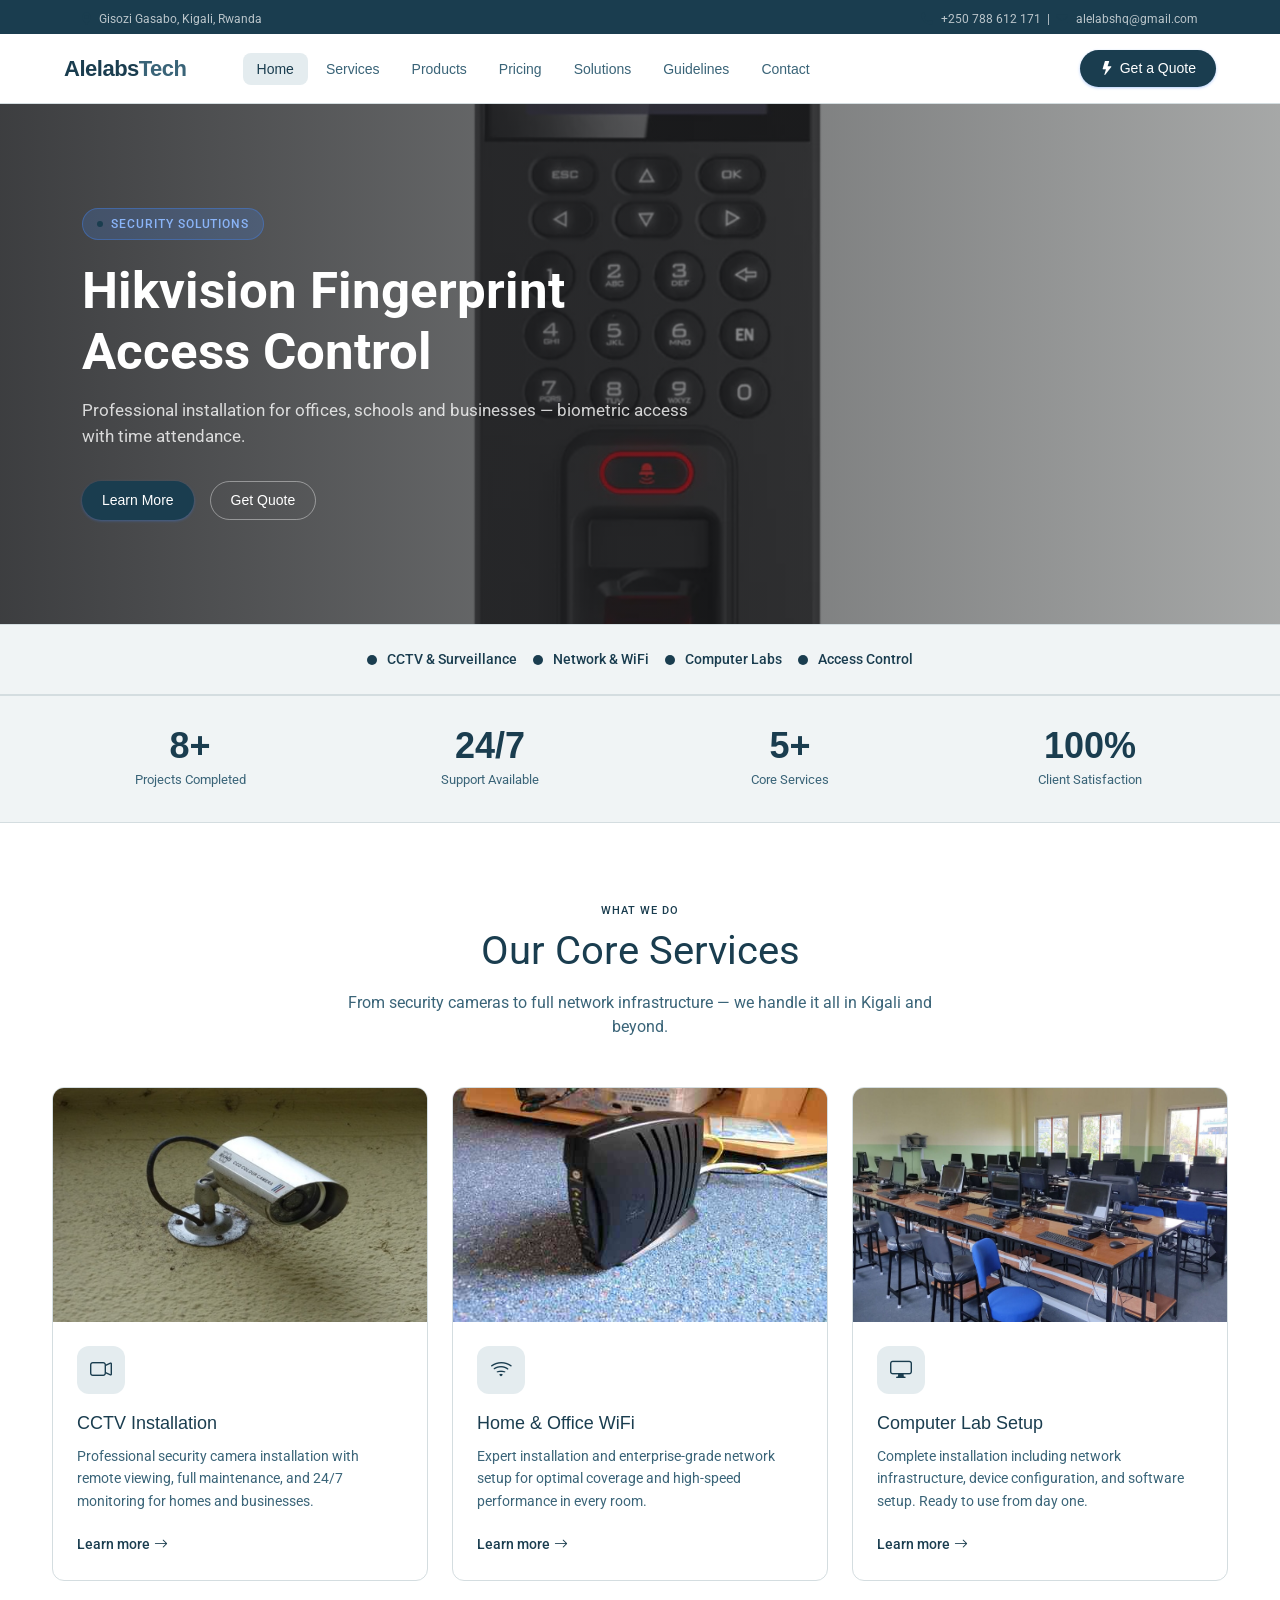
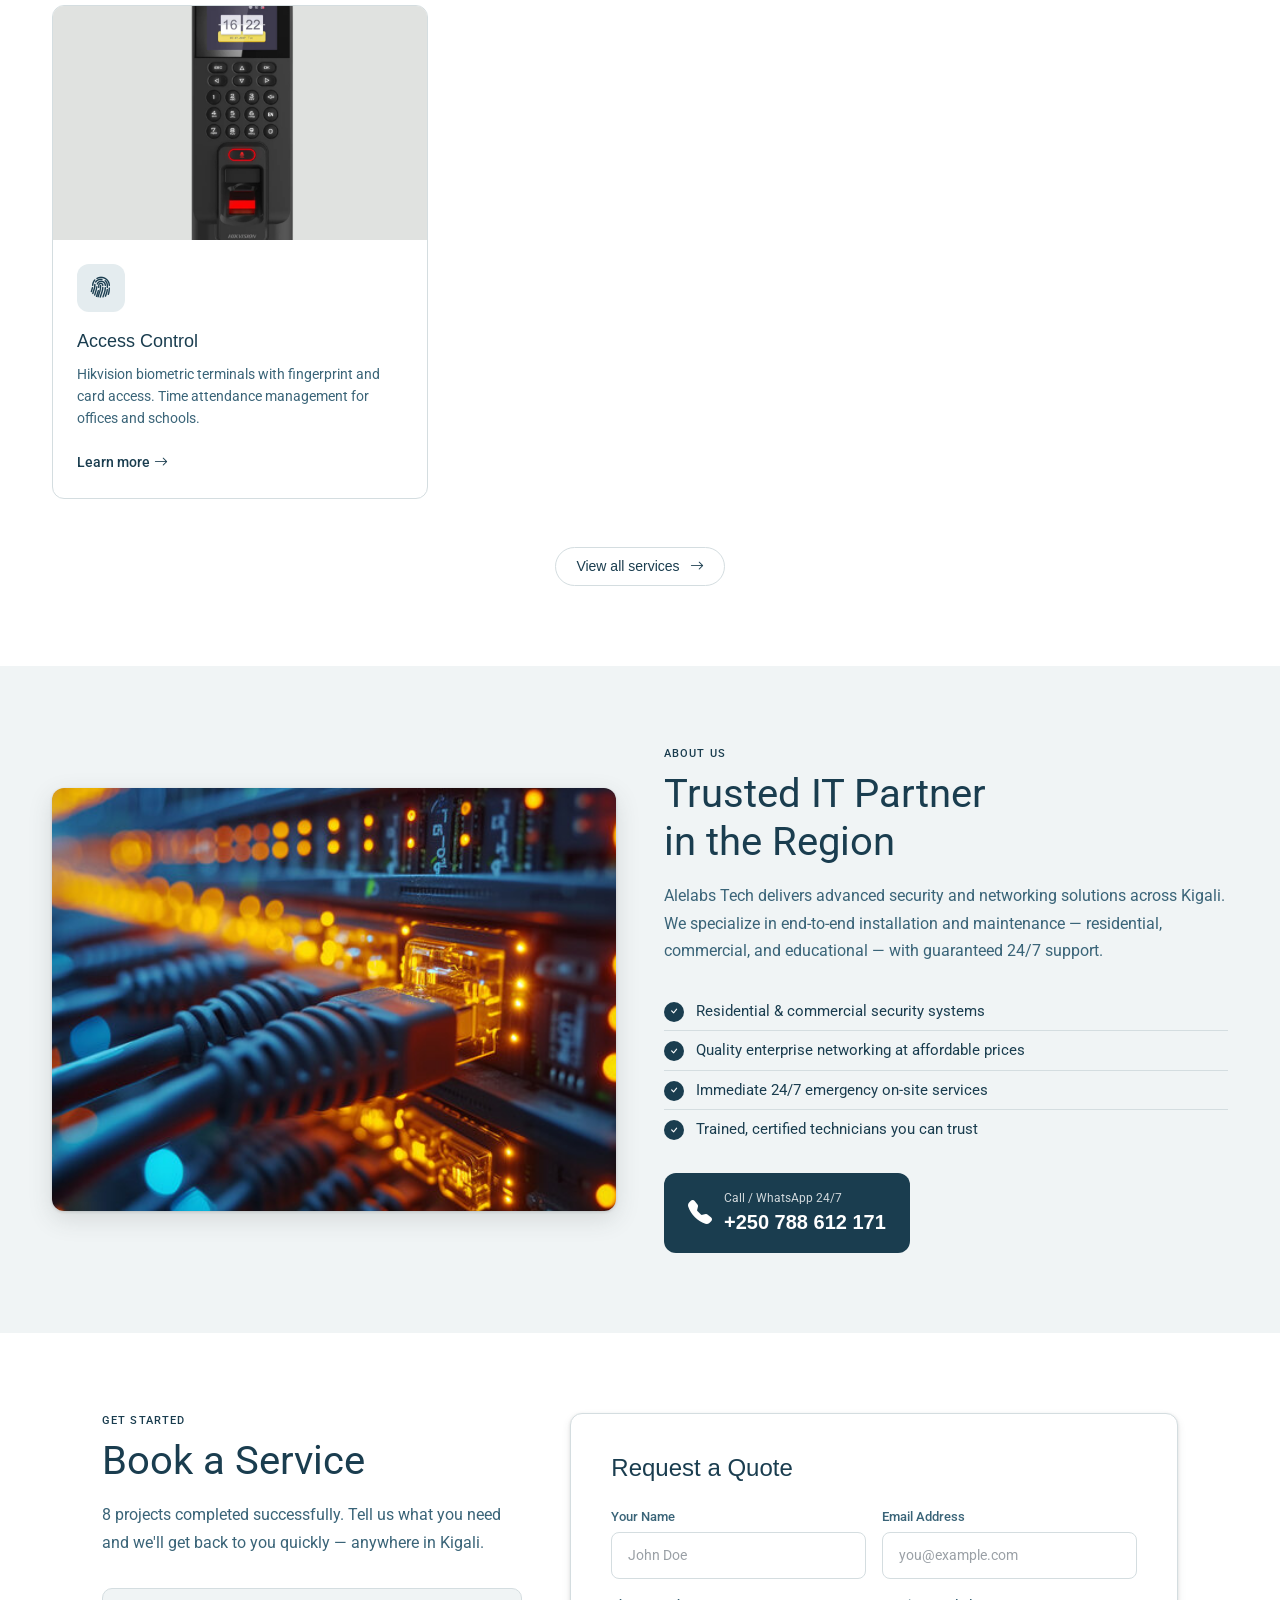
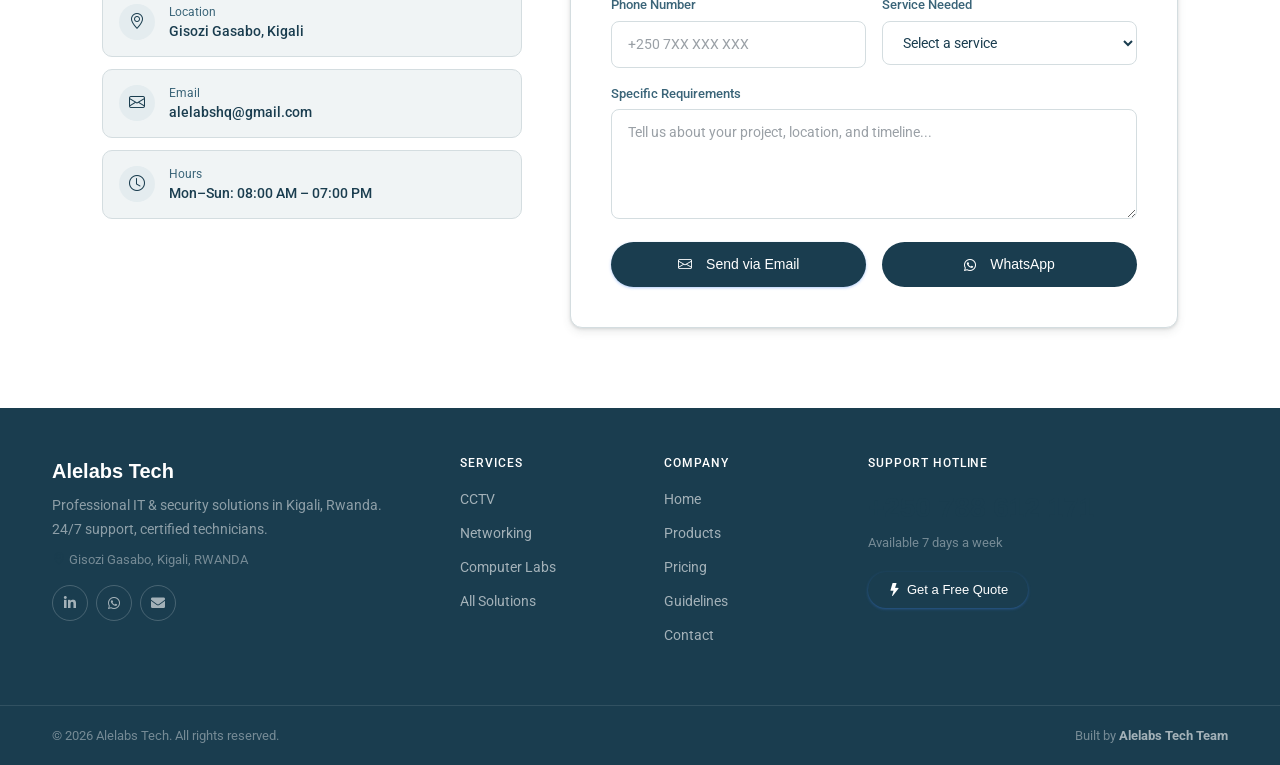
<file: index.html>
<!DOCTYPE html>
<html lang="en">
<head>
  <meta charset="utf-8">
  <title>Alelabs Tech — IT & Network Solutions in Kigali, Rwanda</title>
  <meta name="viewport" content="width=device-width, initial-scale=1.0">
  <meta name="description" content="Alelabs Tech provides professional CCTV, networking, computer lab, and access control solutions in Kigali, Rwanda. 24/7 expert support.">
  <meta name="keywords" content="CCTV installation, network solutions, computer lab, WiFi, Kigali, Rwanda, IT services">
  <link rel="icon" href="img/logo.jpg">
  
  <!-- Google Fonts -->
  <link rel="preconnect" href="https://fonts.googleapis.com">
  <link rel="preconnect" href="https://fonts.gstatic.com" crossorigin>
  <link href="https://fonts.googleapis.com/css2?family=Google+Sans:wght@400;500;700&family=Roboto:wght@300;400;500&display=swap" rel="stylesheet">
  
  <!-- Icons & Bootstrap -->
  <link href="https://cdnjs.cloudflare.com/ajax/libs/font-awesome/5.15.4/css/all.min.css" rel="stylesheet">
  <link href="https://cdn.jsdelivr.net/npm/bootstrap-icons@1.10.5/font/bootstrap-icons.css" rel="stylesheet">
  <link href="https://cdn.jsdelivr.net/npm/bootstrap@5.3.0/dist/css/bootstrap.min.css" rel="stylesheet">
  <link href="https://cdnjs.cloudflare.com/ajax/libs/OwlCarousel2/2.3.4/assets/owl.carousel.min.css" rel="stylesheet">
  <link rel="stylesheet" href="css/style.css">
</head>
<body>

<!-- Spinner -->
<div id="spinner">
  <div class="g-spinner"></div>
</div>

<!-- Google 4-color divider -->
<div class="g-divider">
  <span class="d1"></span><span class="d2"></span><span class="d3"></span><span class="d4"></span>
</div>

<!-- Top bar -->
<div class="top-bar d-none d-lg-block">
  <div class="container d-flex justify-content-between">
    <span><i class="fa fa-map-marker-alt me-2" style="color:var(--g-blue)"></i>Gisozi Gasabo, Kigali, Rwanda</span>
    <span>
      <i class="fa fa-phone-alt me-2" style="color:var(--g-blue)"></i>+250 788 612 171
      &nbsp;|&nbsp;
      <i class="fa fa-envelope me-2" style="color:var(--g-blue)"></i>alelabshq@gmail.com
    </span>
  </div>
</div>

<!-- Navbar -->
<nav class="g-navbar" id="navbar">
  <div class="container" style="max-width:1200px;">
    <a href="index.html" class="brand-name me-4" style="font-family:'Google Sans',sans-serif;font-size:22px;font-weight:700;text-decoration:none;color:var(--g-dark);">
      <span class="b">A</span><span class="r">l</span><span class="y">e</span><span class="g">l</span><span class="b2">abs</span><span style="color:var(--g-mid);">Tech</span>
    </a>
    <ul class="g-nav-links" id="navLinks">
      <li><a href="index.html" class="active">Home</a></li>
      <li><a href="#services">Services</a></li>
      <li><a href="products.html">Products</a></li>
      <li><a href="pricing.html">Pricing</a></li>
      <li><a href="solutions.html">Solutions</a></li>
      <li><a href="guidelines.html">Guidelines</a></li>
      <li><a href="contact.html">Contact</a></li>
    </ul>
    <div class="ms-auto d-flex align-items-center gap-2">
      <a href="#book" class="btn-g btn-g-blue d-none d-md-inline-flex">
        <i class="bi bi-lightning-fill"></i> Get a Quote
      </a>
      <button class="g-hamburger" id="hamburger" aria-label="Menu">
        <i class="bi bi-list" style="font-size:24px;"></i>
      </button>
    </div>
  </div>
</nav>

<!-- ===== HERO CAROUSEL ===== -->
<div class="g-hero-carousel position-relative">
  <div class="owl-carousel header-carousel">
    <div class="g-carousel-item">
      <img src="img/Terminal-2.png" alt="Access Control">
      <div class="g-carousel-overlay"></div>
      <div class="container position-relative" style="z-index:3;">
        <div class="g-carousel-content">
          <div style="display:inline-flex;align-items:center;gap:8px;background:rgba(66,133,244,.2);border:1px solid rgba(66,133,244,.4);color:#8ab4f8;font-size:12px;font-weight:500;letter-spacing:.08em;text-transform:uppercase;padding:6px 14px;border-radius:20px;margin-bottom:20px;">
            <span style="width:6px;height:6px;border-radius:50%;background:var(--g-blue);"></span> Security Solutions
          </div>
          <h1>Hikvision Fingerprint<br>Access Control</h1>
          <p>Professional installation for offices, schools and businesses — biometric access with time attendance.</p>
          <div class="d-flex gap-3 flex-wrap">
            <a href="contact.html" class="btn-g btn-g-blue">Learn More</a>
            <a href="#book" class="btn-g btn-g-outline" style="color:var(--g-white);border-color:rgba(255,255,255,.4);">Get Quote</a>
          </div>
        </div>
      </div>
    </div>
    <div class="g-carousel-item">
      <img src="img/cctvbg.jpg" alt="CCTV Installation">
      <div class="g-carousel-overlay"></div>
      <div class="container position-relative" style="z-index:3;">
        <div class="g-carousel-content">
          <div style="display:inline-flex;align-items:center;gap:8px;background:rgba(234,67,53,.2);border:1px solid rgba(234,67,53,.4);color:#f28b82;font-size:12px;font-weight:500;letter-spacing:.08em;text-transform:uppercase;padding:6px 14px;border-radius:20px;margin-bottom:20px;">
            <span style="width:6px;height:6px;border-radius:50%;background:var(--g-blue);"></span> CCTV & Surveillance
          </div>
          <h1>Professional CCTV<br>Installation</h1>
          <p>Expert security camera setup for homes and businesses. Complete installation with ongoing maintenance included.</p>
          <div class="d-flex gap-3 flex-wrap">
            <a href="service-cctv.html" class="btn-g btn-g-blue">Learn More</a>
            <a href="#book" class="btn-g btn-g-outline" style="color:var(--g-white);border-color:rgba(255,255,255,.4);">Get Quote</a>
          </div>
        </div>
      </div>
    </div>
    <div class="g-carousel-item">
      <img src="img/bgs1.jpg" alt="Network Solutions">
      <div class="g-carousel-overlay"></div>
      <div class="container position-relative" style="z-index:3;">
        <div class="g-carousel-content">
          <div style="display:inline-flex;align-items:center;gap:8px;background:rgba(52,168,83,.2);border:1px solid rgba(52,168,83,.4);color:#81c995;font-size:12px;font-weight:500;letter-spacing:.08em;text-transform:uppercase;padding:6px 14px;border-radius:20px;margin-bottom:20px;">
            <span style="width:6px;height:6px;border-radius:50%;background:var(--g-blue);"></span> Network Infrastructure
          </div>
          <h1>Enterprise Network<br>Solutions</h1>
          <p>Professional WiFi installation and network infrastructure for optimal coverage and performance.</p>
          <div class="d-flex gap-3 flex-wrap">
            <a href="service-networking.html" class="btn-g btn-g-blue">Learn More</a>
            <a href="#book" class="btn-g btn-g-outline" style="color:var(--g-white);border-color:rgba(255,255,255,.4);">Get Quote</a>
          </div>
        </div>
      </div>
    </div>
    <div class="g-carousel-item">
      <img src="img/labres.jpg" alt="Computer Lab Setup">
      <div class="g-carousel-overlay"></div>
      <div class="container position-relative" style="z-index:3;">
        <div class="g-carousel-content">
          <div style="display:inline-flex;align-items:center;gap:8px;background:rgba(251,188,5,.2);border:1px solid rgba(251,188,5,.4);color:#fdd663;font-size:12px;font-weight:500;letter-spacing:.08em;text-transform:uppercase;padding:6px 14px;border-radius:20px;margin-bottom:20px;">
            <span style="width:6px;height:6px;border-radius:50%;background:var(--g-blue);"></span> EdTech Infrastructure
          </div>
          <h1>Advanced Computer<br>Lab Setup</h1>
          <p>Complete lab installation — network, devices, software. Ready to learn from day one.</p>
          <div class="d-flex gap-3 flex-wrap">
            <a href="service-lab.html" class="btn-g btn-g-blue">Learn More</a>
            <a href="#book" class="btn-g btn-g-outline" style="color:var(--g-white);border-color:rgba(255,255,255,.4);">Get Quote</a>
          </div>
        </div>
      </div>
    </div>
  </div>
</div>

<!-- ===== SOLUTIONS STRIP ===== -->
<div class="g-solutions">
  <div class="container" style="max-width:1200px;">
    <div class="row g-3 justify-content-center">
      <div class="col-6 col-md-auto">
        <div class="g-solution-item">
          <span class="g-solution-dot" style="background:var(--g-blue);"></span>CCTV & Surveillance
        </div>
      </div>
      <div class="col-6 col-md-auto">
        <div class="g-solution-item">
          <span class="g-solution-dot" style="background:var(--g-blue);"></span>Network & WiFi
        </div>
      </div>
      <div class="col-6 col-md-auto">
        <div class="g-solution-item">
          <span class="g-solution-dot" style="background:var(--g-blue);"></span>Computer Labs
        </div>
      </div>
      <div class="col-6 col-md-auto">
        <div class="g-solution-item">
          <span class="g-solution-dot" style="background:var(--g-blue);"></span>Access Control
        </div>
      </div>
    </div>
  </div>
</div>

<!-- ===== STAT STRIP ===== -->
<div class="g-stat-strip">
  <div class="container" style="max-width:1200px;">
    <div class="row g-4 text-center">
      <div class="col-6 col-md-3">
        <div class="g-stat">
          <div class="g-stat-num" style="color:var(--g-blue);">8+</div>
          <div class="g-stat-label">Projects Completed</div>
        </div>
      </div>
      <div class="col-6 col-md-3">
        <div class="g-stat">
          <div class="g-stat-num" style="color:var(--g-blue);">24/7</div>
          <div class="g-stat-label">Support Available</div>
        </div>
      </div>
      <div class="col-6 col-md-3">
        <div class="g-stat">
          <div class="g-stat-num" style="color:var(--g-blue);">5+</div>
          <div class="g-stat-label">Core Services</div>
        </div>
      </div>
      <div class="col-6 col-md-3">
        <div class="g-stat">
          <div class="g-stat-num" style="color:var(--g-blue);">100%</div>
          <div class="g-stat-label">Client Satisfaction</div>
        </div>
      </div>
    </div>
  </div>
</div>

<!-- ===== SERVICES ===== -->
<section class="g-section" id="services">
  <div class="container" style="max-width:1200px;">
    <div class="text-center mb-5">
      <div class="g-section-label">What We Do</div>
      <h2 class="g-section-title">Our Core Services</h2>
      <p class="g-section-sub mx-auto" style="margin-top:8px;color:var(--g-mid);">From security cameras to full network infrastructure — we handle it all in Kigali and beyond.</p>
    </div>
    <div class="row g-4">
      <!-- CCTV -->
      <div class="col-lg-4 col-md-6">
        <div class="g-card">
          <img src="img/camera-1639219 (1).jpg" alt="CCTV Installation">
          <div class="g-card-body">
            <div class="g-card-icon" style="background:var(--g-blue-bg);">
              <i class="bi bi-camera-video" style="color:var(--g-blue);"></i>
            </div>
            <div class="g-card-title">CCTV Installation</div>
            <p class="g-card-text">Professional security camera installation with remote viewing, full maintenance, and 24/7 monitoring for homes and businesses.</p>
            <a href="service-cctv.html" class="g-card-link">Learn more <i class="bi bi-arrow-right"></i></a>
          </div>
        </div>
      </div>
      <!-- WiFi -->
      <div class="col-lg-4 col-md-6">
        <div class="g-card">
          <img src="img/wifirouter.jpg" alt="WiFi Solutions">
          <div class="g-card-body">
            <div class="g-card-icon" style="background:var(--g-blue-bg);">
              <i class="bi bi-wifi" style="color:var(--g-blue);"></i>
            </div>
            <div class="g-card-title">Home & Office WiFi</div>
            <p class="g-card-text">Expert installation and enterprise-grade network setup for optimal coverage and high-speed performance in every room.</p>
            <a href="service-networking.html" class="g-card-link">Learn more <i class="bi bi-arrow-right"></i></a>
          </div>
        </div>
      </div>
      <!-- Lab -->
      <div class="col-lg-4 col-md-6">
        <div class="g-card">
          <img src="img/labres.jpg" alt="Computer Lab">
          <div class="g-card-body">
            <div class="g-card-icon" style="background:var(--g-blue-bg);">
              <i class="bi bi-display" style="color:var(--g-blue);"></i>
            </div>
            <div class="g-card-title">Computer Lab Setup</div>
            <p class="g-card-text">Complete installation including network infrastructure, device configuration, and software setup. Ready to use from day one.</p>
            <a href="service-lab.html" class="g-card-link">Learn more <i class="bi bi-arrow-right"></i></a>
          </div>
        </div>
      </div>
      <!-- Access Control -->
      <div class="col-lg-4 col-md-6">
        <div class="g-card">
          <img src="img/Terminal-2.png" alt="Access Control">
          <div class="g-card-body">
            <div class="g-card-icon" style="background:var(--g-blue-bg);">
              <i class="bi bi-fingerprint" style="color:var(--g-blue);"></i>
            </div>
            <div class="g-card-title">Access Control</div>
            <p class="g-card-text">Hikvision biometric terminals with fingerprint and card access. Time attendance management for offices and schools.</p>
            <a href="contact.html" class="g-card-link">Learn more <i class="bi bi-arrow-right"></i></a>
          </div>
        </div>
      </div>
    </div>
    <div class="text-center mt-5">
      <a href="service.html" class="btn-g btn-g-outline">View all services <i class="bi bi-arrow-right ms-1"></i></a>
    </div>
  </div>
</section>

<!-- ===== ABOUT ===== -->
<section class="g-section g-about">
  <div class="container" style="max-width:1200px;">
    <div class="row g-5 align-items-center">
      <div class="col-lg-6 order-2 order-lg-1">
        <img src="img/bgs.jpg" alt="Alelabs Tech Team" class="g-hero-image">
      </div>
      <div class="col-lg-6 order-1 order-lg-2">
        <div class="g-section-label">About Us</div>
        <h2 class="g-section-title">Trusted IT Partner<br>in the Region</h2>
        <p style="font-size:16px;color:var(--g-mid);line-height:1.7;margin-bottom:28px;">
          Alelabs Tech delivers advanced security and networking solutions across Kigali. We specialize in end-to-end installation and maintenance — residential, commercial, and educational — with guaranteed 24/7 support.
        </p>
        <ul class="g-checklist mb-4">
          <li><span class="g-check-icon"><i class="bi bi-check" style="font-size:12px;"></i></span>Residential &amp; commercial security systems</li>
          <li><span class="g-check-icon"><i class="bi bi-check" style="font-size:12px;"></i></span>Quality enterprise networking at affordable prices</li>
          <li><span class="g-check-icon"><i class="bi bi-check" style="font-size:12px;"></i></span>Immediate 24/7 emergency on-site services</li>
          <li><span class="g-check-icon"><i class="bi bi-check" style="font-size:12px;"></i></span>Trained, certified technicians you can trust</li>
        </ul>
        <div class="g-contact-chip d-inline-flex">
          <i class="bi bi-telephone-fill g-contact-chip-icon"></i>
          <div>
            <small>Call / WhatsApp 24/7</small>
            <strong>+250 788 612 171</strong>
          </div>
        </div>
      </div>
    </div>
  </div>
</section>

<!-- ===== BOOKING ===== -->
<section class="g-section" id="book" style="background:var(--g-white);">
  <div class="container" style="max-width:1100px;">
    <div class="row g-5">
      <div class="col-lg-5">
        <div class="g-section-label">Get Started</div>
        <h2 class="g-section-title">Book a Service</h2>
        <p style="font-size:16px;color:var(--g-mid);line-height:1.7;margin-bottom:32px;">
          8 projects completed successfully. Tell us what you need and we'll get back to you quickly — anywhere in Kigali.
        </p>
        <div style="display:flex;flex-direction:column;gap:12px;">
          <div style="display:flex;align-items:center;gap:14px;padding:14px 16px;border:1px solid var(--g-border);border-radius:10px;background:var(--g-light);">
            <div style="width:36px;height:36px;border-radius:50%;background:var(--g-blue-bg);display:flex;align-items:center;justify-content:center;">
              <i class="bi bi-geo-alt" style="color:var(--g-blue);"></i>
            </div>
            <div>
              <div style="font-size:12px;color:var(--g-mid);">Location</div>
              <div style="font-size:14px;font-weight:500;color:var(--g-dark);">Gisozi Gasabo, Kigali</div>
            </div>
          </div>
          <div style="display:flex;align-items:center;gap:14px;padding:14px 16px;border:1px solid var(--g-border);border-radius:10px;background:var(--g-light);">
            <div style="width:36px;height:36px;border-radius:50%;background:var(--g-blue-bg);display:flex;align-items:center;justify-content:center;">
              <i class="bi bi-envelope" style="color:var(--g-blue);"></i>
            </div>
            <div>
              <div style="font-size:12px;color:var(--g-mid);">Email</div>
              <div style="font-size:14px;font-weight:500;color:var(--g-dark);">alelabshq@gmail.com</div>
            </div>
          </div>
          <div style="display:flex;align-items:center;gap:14px;padding:14px 16px;border:1px solid var(--g-border);border-radius:10px;background:var(--g-light);">
            <div style="width:36px;height:36px;border-radius:50%;background:var(--g-blue-bg);display:flex;align-items:center;justify-content:center;">
              <i class="bi bi-clock" style="color:var(--g-blue);"></i>
            </div>
            <div>
              <div style="font-size:12px;color:var(--g-mid);">Hours</div>
              <div style="font-size:14px;font-weight:500;color:var(--g-dark);">Mon–Sun: 08:00 AM – 07:00 PM</div>
            </div>
          </div>
        </div>
      </div>
      <div class="col-lg-7">
        <div class="g-form-card">
          <h4 style="font-family:'Google Sans',sans-serif;font-weight:500;color:var(--g-dark);margin-bottom:24px;">Request a Quote</h4>
          <form id="home-booking-form">
            <div class="row g-3">
              <div class="col-md-6">
                <label class="g-label">Your Name</label>
                <input type="text" name="name" class="g-form-control" placeholder="John Doe" required>
              </div>
              <div class="col-md-6">
                <label class="g-label">Email Address</label>
                <input type="email" name="email" class="g-form-control" placeholder="you@example.com" required>
              </div>
              <div class="col-md-6">
                <label class="g-label">Phone Number</label>
                <input type="tel" name="phone" class="g-form-control" placeholder="+250 7XX XXX XXX">
              </div>
              <div class="col-md-6">
                <label class="g-label">Service Needed</label>
                <select name="service" class="g-form-control" required>
                  <option value="">Select a service</option>
                  <option>CCTV Installation</option>
                  <option>Network Solutions</option>
                  <option>Computer Lab Setup</option>
                  <option>Access Control</option>
                  <option>Robotics / EdTech</option>
                </select>
              </div>
              <div class="col-12">
                <label class="g-label">Specific Requirements</label>
                <textarea name="requirements" class="g-form-control" rows="4" placeholder="Tell us about your project, location, and timeline..."></textarea>
              </div>
              <div class="col-12">
                <div class="d-flex gap-3">
                  <button type="button" id="home-quote-email-btn" class="btn-g btn-g-blue" style="flex:1;justify-content:center;padding:12px;">
                    <i class="bi bi-envelope me-2"></i>Send via Email
                  </button>
                  <button type="button" id="home-quote-whatsapp-btn" class="btn-g btn-g-green" style="flex:1;justify-content:center;padding:12px;">
                    <i class="fab fa-whatsapp me-2"></i>WhatsApp
                  </button>
                </div>
              </div>
            </div>
          </form>
        </div>
      </div>
    </div>
  </div>
</section>

<!-- ===== FOOTER ===== -->
<footer class="g-footer">
  <div class="container" style="max-width:1200px;">
    <div class="row g-5">
      <div class="col-lg-4">
        <span class="g-footer-brand">Alelabs Tech</span>
        <p style="font-size:14px;color:rgba(255,255,255,.5);line-height:1.7;margin-bottom:8px;">
          Professional IT & security solutions in Kigali, Rwanda. 24/7 support, certified technicians.
        </p>
        <p style="font-size:13px;color:rgba(255,255,255,.4);">
          <i class="bi bi-geo-alt me-1" style="color:var(--g-blue);"></i>Gisozi Gasabo, Kigali, RWANDA
        </p>
        <div class="g-social">
          <a href="#"><i class="fab fa-linkedin-in"></i></a>
          <a href="#"><i class="fab fa-whatsapp"></i></a>
          <a href="mailto:alelabshq@gmail.com"><i class="fa fa-envelope"></i></a>
        </div>
      </div>
      <div class="col-6 col-lg-2">
        <h6>Services</h6>
        <ul class="g-footer-links">
          <li><a href="service-cctv.html">CCTV</a></li>
          <li><a href="service-networking.html">Networking</a></li>
          <li><a href="service-lab.html">Computer Labs</a></li>
          <li><a href="solutions.html">All Solutions</a></li>
        </ul>
      </div>
      <div class="col-6 col-lg-2">
        <h6>Company</h6>
        <ul class="g-footer-links">
          <li><a href="index.html">Home</a></li>
          <li><a href="products.html">Products</a></li>
          <li><a href="pricing.html">Pricing</a></li>
          <li><a href="guidelines.html">Guidelines</a></li>
          <li><a href="contact.html">Contact</a></li>
        </ul>
      </div>
      <div class="col-lg-4">
        <h6>Support Hotline</h6>
        <div style="font-size:28px;font-family:'Google Sans',sans-serif;font-weight:700;color:var(--g-blue);margin-bottom:4px;">+250 788 612 171</div>
        <p style="font-size:13px;color:rgba(255,255,255,.4);margin-bottom:20px;">Available 7 days a week</p>
        <a href="#book" class="btn-g btn-g-blue" style="font-size:13px;">
          <i class="bi bi-lightning-fill"></i> Get a Free Quote
        </a>
      </div>
    </div>
  </div>
  <div class="g-footer-bottom">
    <div class="container d-flex justify-content-between flex-wrap gap-2" style="max-width:1200px;">
      <span>&copy; 2026 Alelabs Tech. All rights reserved.</span>
      <span>Built by <strong style="color:rgba(255,255,255,.6);">Alelabs Tech Team</strong></span>
    </div>
  </div>
</footer>

<!-- ===== SCRIPTS ===== -->
<script src="https://code.jquery.com/jquery-3.6.0.min.js"></script>
<script src="https://cdn.jsdelivr.net/npm/bootstrap@5.3.0/dist/js/bootstrap.bundle.min.js"></script>
<script src="https://cdnjs.cloudflare.com/ajax/libs/OwlCarousel2/2.3.4/owl.carousel.min.js"></script>
<script>
  // Spinner
  window.addEventListener('load', function() {
    setTimeout(function() {
      var s = document.getElementById('spinner');
      s.classList.add('hide');
    }, 600);
  });

  // Hamburger
  document.getElementById('hamburger').addEventListener('click', function() {
    document.getElementById('navLinks').classList.toggle('open');
  });

  // Carousel
  $(document).ready(function() {
    if ($.fn.owlCarousel) {
      $(".header-carousel").owlCarousel({
        autoplay: true,
        autoplayTimeout: 5000,
        smartSpeed: 1000,
        items: 1,
        loop: true,
        nav: false,
        dots: false,
        animateOut: 'fadeOut'
      });
    }
  });

  // WhatsApp booking
  document.getElementById('home-quote-whatsapp-btn').addEventListener('click', function() {
    var f = document.getElementById('home-booking-form');
    var msg = encodeURIComponent(
      'Hello Alelabs Tech!\n\nService: ' + f.service.value +
      '\nName: ' + f.name.value +
      '\nPhone: ' + f.phone.value +
      '\nNotes: ' + f.requirements.value
    );
    window.open('https://wa.me/250788612171?text=' + msg, '_blank');
  });

  // Email booking
  document.getElementById('home-quote-email-btn').addEventListener('click', function() {
    var f = document.getElementById('home-booking-form');
    var subject = encodeURIComponent('Service Quote: ' + f.service.value);
    var body = encodeURIComponent(
      'Hello,\n\nService: ' + f.service.value +
      '\nName: ' + f.name.value +
      '\nPhone: ' + f.phone.value +
      '\nNotes: ' + f.requirements.value
    );
    window.location.href = 'mailto:alelabshq@gmail.com?subject=' + subject + '&body=' + body;
  });

  // Sticky nav shadow
  window.addEventListener('scroll', function() {
    var nav = document.getElementById('navbar');
    if (window.scrollY > 10) {
      nav.style.boxShadow = '0 1px 3px rgba(60,64,67,.15), 0 4px 8px rgba(60,64,67,.1)';
    } else {
      nav.style.boxShadow = 'none';
    }
  });
</script>
</body>
</html>
</file>
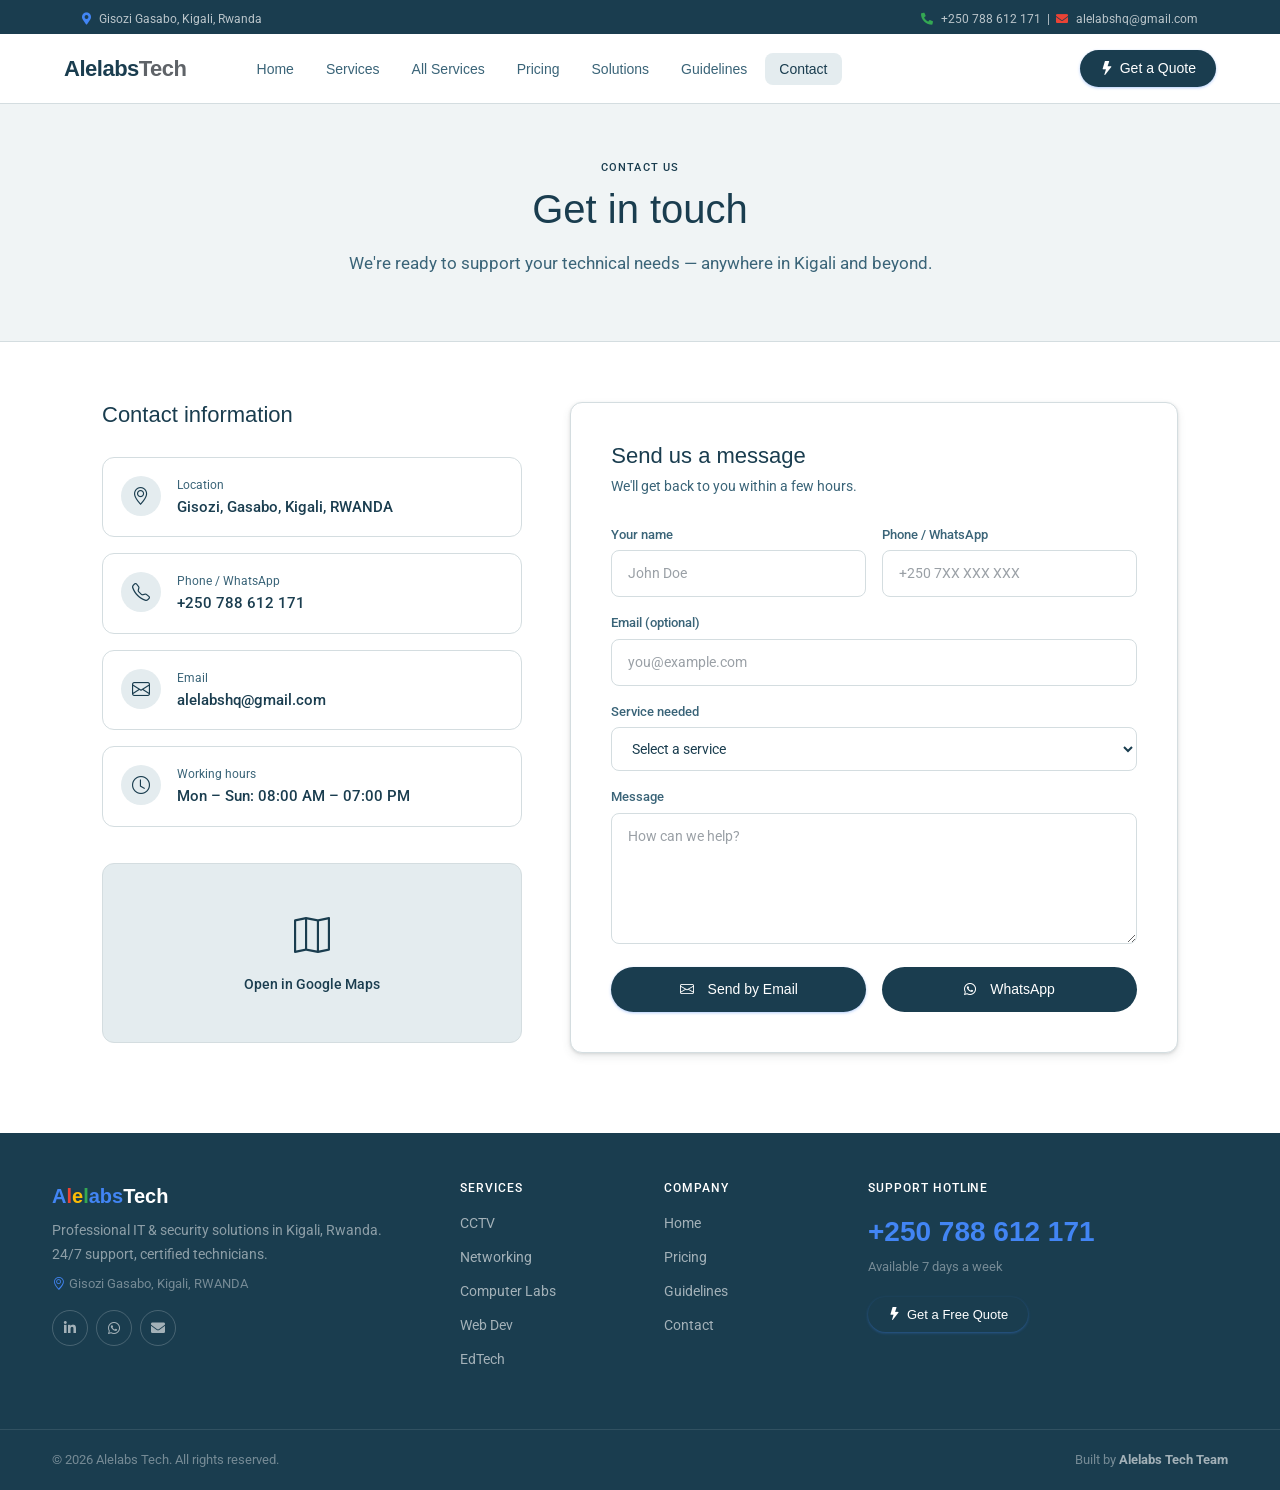
<file: contact.html>
<!DOCTYPE html>
<html lang="en">
<head>
  <meta charset="utf-8">
  <title>Contact Us — Alelabs Tech</title>
  <meta name="viewport" content="width=device-width, initial-scale=1.0">
  <link rel="icon" href="img/logo.jpg">
  <link rel="preconnect" href="https://fonts.googleapis.com">
  <link rel="preconnect" href="https://fonts.gstatic.com" crossorigin>
  <link href="https://fonts.googleapis.com/css2?family=Google+Sans:wght@400;500;700&family=Roboto:wght@300;400;500&display=swap" rel="stylesheet">
  <link href="https://cdnjs.cloudflare.com/ajax/libs/font-awesome/5.15.4/css/all.min.css" rel="stylesheet">
  <link href="https://cdn.jsdelivr.net/npm/bootstrap-icons@1.10.5/font/bootstrap-icons.css" rel="stylesheet">
  <link href="https://cdn.jsdelivr.net/npm/bootstrap@5.3.0/dist/css/bootstrap.min.css" rel="stylesheet">
  <link rel="stylesheet" href="css/style.css">
</head>
<body>
<div style="background:var(--g-light);border-bottom:1px solid var(--g-border);padding:56px 0 48px;margin-top:0;">
  <div class="container text-center" style="max-width:700px;">
    <div class="g-section-label">Contact Us</div>
    <h1 style="font-family:'Google Sans',sans-serif;font-size:40px;font-weight:400;color:var(--g-dark);margin:8px 0 16px;">Get in touch</h1>
    <p style="font-size:17px;color:var(--g-mid);line-height:1.7;">We're ready to support your technical needs — anywhere in Kigali and beyond.</p>
  </div>
</div>
<section class="g-section" style="padding-top:60px;">
  <div class="container" style="max-width:1100px;">
    <div class="row g-5">
      <div class="col-lg-5">
        <h3 style="font-family:'Google Sans',sans-serif;font-size:22px;font-weight:500;color:var(--g-dark);margin-bottom:28px;">Contact information</h3>
        <div style="display:flex;flex-direction:column;gap:16px;margin-bottom:36px;">
          <div style="display:flex;align-items:flex-start;gap:16px;padding:18px;border:1px solid var(--g-border);border-radius:12px;background:var(--g-white);">
            <div style="width:40px;height:40px;border-radius:50%;background:var(--g-blue-bg);display:flex;align-items:center;justify-content:center;flex-shrink:0;"><i class="bi bi-geo-alt" style="color:var(--g-blue);font-size:18px;"></i></div>
            <div><div style="font-size:12px;color:var(--g-mid);margin-bottom:2px;">Location</div><div style="font-size:15px;font-weight:500;color:var(--g-dark);">Gisozi, Gasabo, Kigali, RWANDA</div></div>
          </div>
          <div style="display:flex;align-items:flex-start;gap:16px;padding:18px;border:1px solid var(--g-border);border-radius:12px;background:var(--g-white);">
            <div style="width:40px;height:40px;border-radius:50%;background:var(--g-blue-bg);display:flex;align-items:center;justify-content:center;flex-shrink:0;"><i class="bi bi-telephone" style="color:var(--g-blue);font-size:18px;"></i></div>
            <div><div style="font-size:12px;color:var(--g-mid);margin-bottom:2px;">Phone / WhatsApp</div><div style="font-size:15px;font-weight:500;color:var(--g-dark);">+250 788 612 171</div></div>
          </div>
          <div style="display:flex;align-items:flex-start;gap:16px;padding:18px;border:1px solid var(--g-border);border-radius:12px;background:var(--g-white);">
            <div style="width:40px;height:40px;border-radius:50%;background:var(--g-blue-bg);display:flex;align-items:center;justify-content:center;flex-shrink:0;"><i class="bi bi-envelope" style="color:var(--g-blue);font-size:18px;"></i></div>
            <div><div style="font-size:12px;color:var(--g-mid);margin-bottom:2px;">Email</div><div style="font-size:15px;font-weight:500;color:var(--g-dark);">alelabshq@gmail.com</div></div>
          </div>
          <div style="display:flex;align-items:flex-start;gap:16px;padding:18px;border:1px solid var(--g-border);border-radius:12px;background:var(--g-white);">
            <div style="width:40px;height:40px;border-radius:50%;background:var(--g-blue-bg);display:flex;align-items:center;justify-content:center;flex-shrink:0;"><i class="bi bi-clock" style="color:var(--g-blue);font-size:18px;"></i></div>
            <div><div style="font-size:12px;color:var(--g-mid);margin-bottom:2px;">Working hours</div><div style="font-size:15px;font-weight:500;color:var(--g-dark);">Mon – Sun: 08:00 AM – 07:00 PM</div></div>
          </div>
        </div>
        <div style="border-radius:12px;overflow:hidden;border:1px solid var(--g-border);height:180px;background:var(--g-blue-bg);display:flex;align-items:center;justify-content:center;">
          <a href="https://maps.google.com/?q=Gisozi+Gasabo+Kigali" target="_blank" style="text-decoration:none;text-align:center;"><i class="bi bi-map" style="font-size:36px;color:var(--g-blue);display:block;margin-bottom:8px;"></i><span style="font-size:14px;color:var(--g-blue);font-weight:500;">Open in Google Maps</span></a>
        </div>
      </div>
      <div class="col-lg-7">
        <div class="g-form-card">
          <h3 style="font-family:'Google Sans',sans-serif;font-size:22px;font-weight:500;color:var(--g-dark);margin-bottom:6px;">Send us a message</h3>
          <p style="font-size:14px;color:var(--g-mid);margin-bottom:28px;">We'll get back to you within a few hours.</p>
          <form id="contact-form">
            <div class="row g-3">
              <div class="col-md-6"><label class="g-label">Your name</label><input type="text" name="name" class="g-form-control" placeholder="John Doe" required></div>
              <div class="col-md-6"><label class="g-label">Phone / WhatsApp</label><input type="tel" name="phone" class="g-form-control" placeholder="+250 7XX XXX XXX" required></div>
              <div class="col-12"><label class="g-label">Email (optional)</label><input type="email" name="email" class="g-form-control" placeholder="you@example.com"></div>
              <div class="col-12"><label class="g-label">Service needed</label>
                <select name="service" class="g-form-control"><option value="">Select a service</option><option>CCTV Installation</option><option>Network Solutions</option><option>Computer Lab Setup</option><option>Access Control</option><option>App & Website Services</option><option>EdTech / Robotics</option><option>General Inquiry</option></select></div>
              <div class="col-12"><label class="g-label">Message</label><textarea name="message" class="g-form-control" rows="5" placeholder="How can we help?" required></textarea></div>
              <div class="col-12 d-flex gap-3">
                <button type="button" id="contact-email-btn" class="btn-g btn-g-blue" style="flex:1;justify-content:center;padding:12px;"><i class="bi bi-envelope me-2"></i>Send by Email</button>
                <button type="button" id="contact-wa-btn" class="btn-g btn-g-green" style="flex:1;justify-content:center;padding:12px;"><i class="fab fa-whatsapp me-2"></i>WhatsApp</button>
              </div>
            </div>
          </form>
        </div>
      </div>
    </div>
  </div>
</section>
<script src="https://code.jquery.com/jquery-3.6.0.min.js"></script>
<script src="https://cdn.jsdelivr.net/npm/bootstrap@5.3.0/dist/js/bootstrap.bundle.min.js"></script>
<script src="js/components.js"></script>
<script>
  document.getElementById('contact-wa-btn').onclick = function() {
    var f = document.getElementById('contact-form');
    var msg = encodeURIComponent('Hello Alelabs Tech!\nName: '+f.name.value+'\nPhone: '+f.phone.value+'\nService: '+f.service.value+'\nMessage: '+f.message.value);
    window.open('https://wa.me/250788612171?text='+msg,'_blank');
  };
  document.getElementById('contact-email-btn').onclick = function() {
    var f = document.getElementById('contact-form');
    var body = encodeURIComponent('Name: '+f.name.value+'\nPhone: '+f.phone.value+'\nService: '+f.service.value+'\nMessage: '+f.message.value);
    window.location.href = 'mailto:alelabshq@gmail.com?subject=Inquiry from Website&body='+body;
  };
</script>
</body>
</html>
</file>
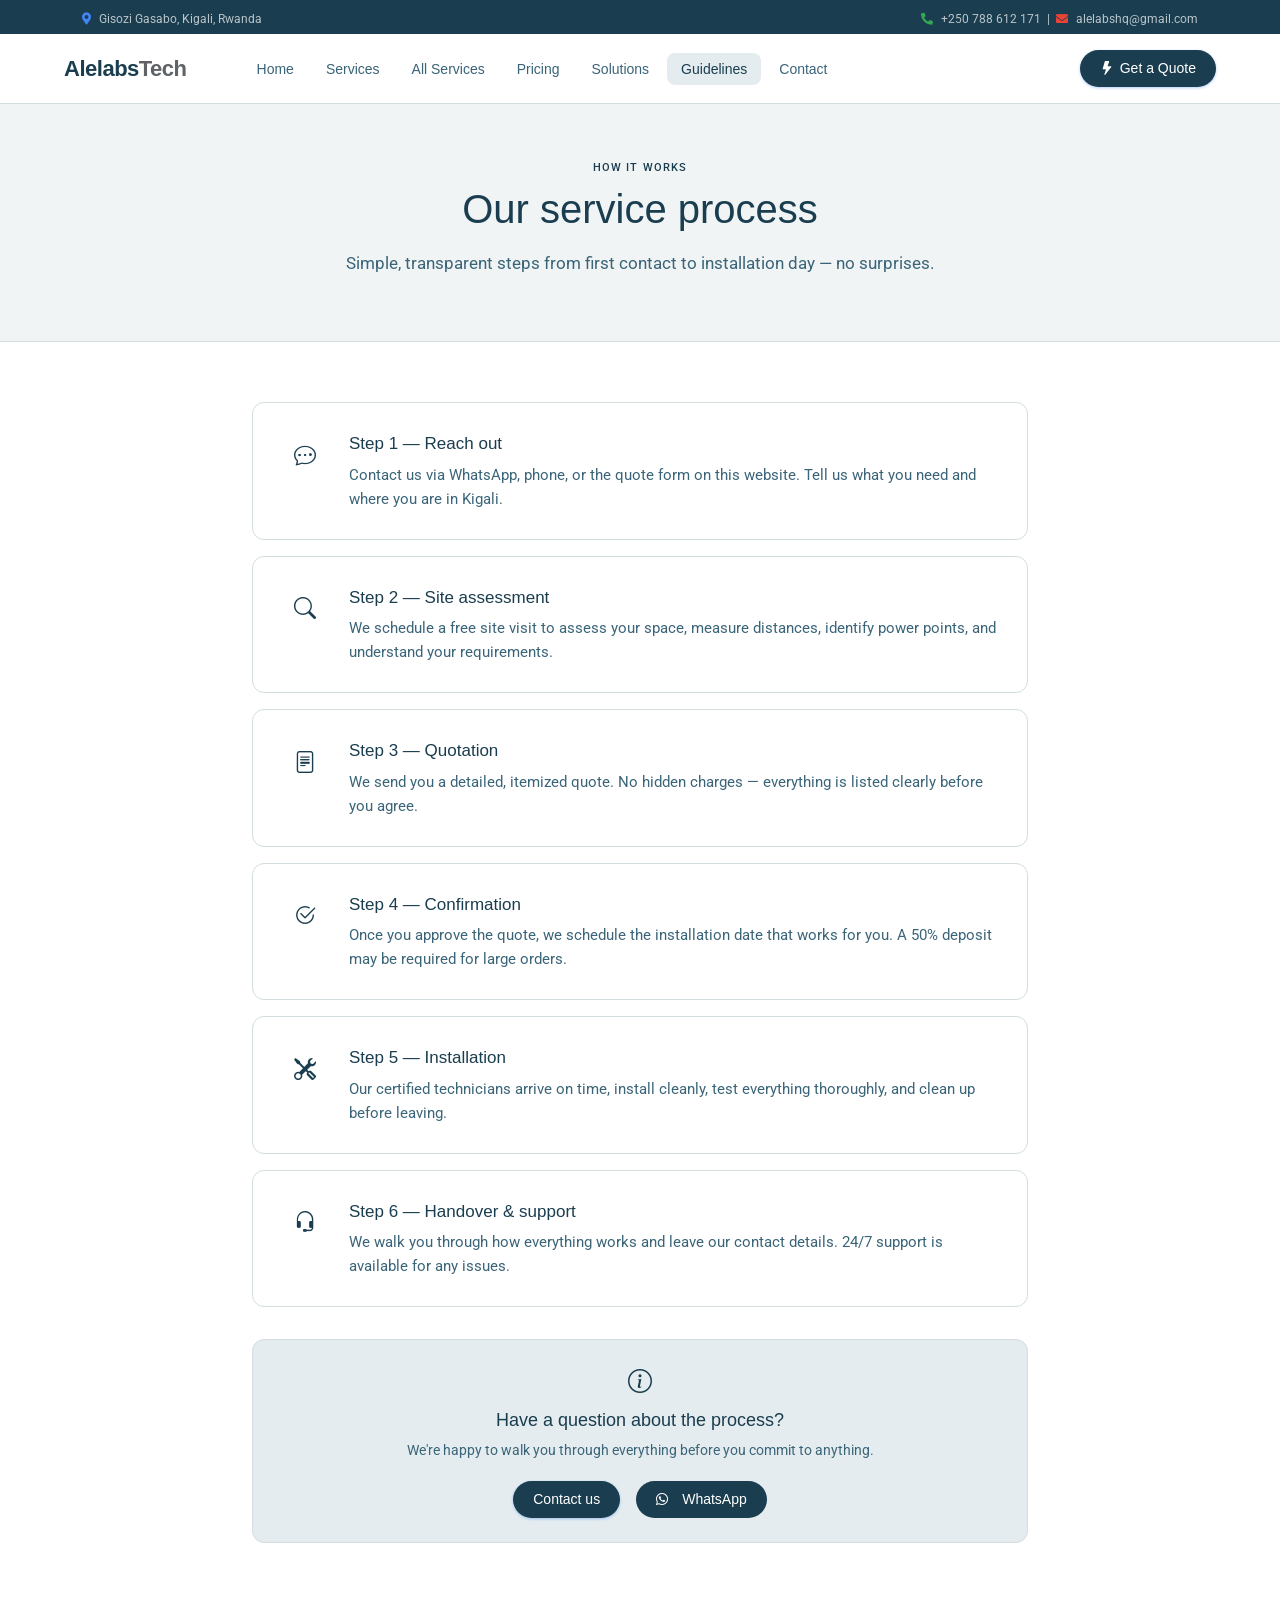
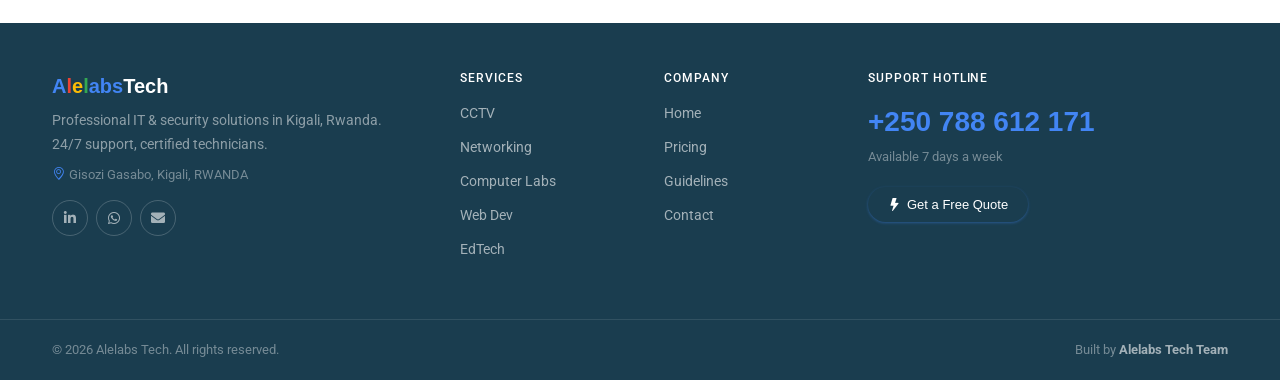
<file: guidelines.html>
<!DOCTYPE html>
<html lang="en">
<head>
  <meta charset="utf-8">
  <title>Service Guidelines — Alelabs Tech</title>
  <meta name="viewport" content="width=device-width, initial-scale=1.0">
  <link rel="icon" href="img/logo.jpg">
  <link rel="preconnect" href="https://fonts.googleapis.com">
  <link rel="preconnect" href="https://fonts.gstatic.com" crossorigin>
  <link href="https://fonts.googleapis.com/css2?family=Google+Sans:wght@400;500;700&family=Roboto:wght@300;400;500&display=swap" rel="stylesheet">
  <link href="https://cdnjs.cloudflare.com/ajax/libs/font-awesome/5.15.4/css/all.min.css" rel="stylesheet">
  <link href="https://cdn.jsdelivr.net/npm/bootstrap-icons@1.10.5/font/bootstrap-icons.css" rel="stylesheet">
  <link href="https://cdn.jsdelivr.net/npm/bootstrap@5.3.0/dist/css/bootstrap.min.css" rel="stylesheet">
  <link rel="stylesheet" href="css/style.css">
</head>
<body><div style="background:var(--g-light);border-bottom:1px solid var(--g-border);padding:56px 0 48px;">
  <div class="container text-center" style="max-width:760px;">
    <div class="g-section-label">How it works</div>
    <h1 style="font-family:'Google Sans',sans-serif;font-size:40px;font-weight:400;color:var(--g-dark);margin:8px 0 16px;">Our service process</h1>
    <p style="font-size:17px;color:var(--g-mid);line-height:1.7;">Simple, transparent steps from first contact to installation day — no surprises.</p>
  </div>
</div>
<section class="g-section" style="padding-top:60px;">
  <div class="container" style="max-width:800px;">
    <div style="display:flex;align-items:flex-start;gap:20px;padding:28px;background:var(--g-white);border:1px solid var(--g-border);border-radius:12px;margin-bottom:16px;transition:.2s;" onmouseover="this.style.boxShadow='0 4px 12px rgba(60,64,67,.15)'" onmouseout="this.style.boxShadow='none'">
  <div style="width:48px;height:48px;border-radius:12px;background:var(--g-blue)20;display:flex;align-items:center;justify-content:center;flex-shrink:0;">
    <i class="bi bi-chat-dots" style="color:var(--g-blue);font-size:22px;"></i>
  </div>
  <div>
    <div style="font-family:'Google Sans',sans-serif;font-size:17px;font-weight:500;color:var(--g-dark);margin-bottom:6px;">Step 1 — Reach out</div>
    <p style="font-size:15px;color:var(--g-mid);line-height:1.6;margin:0;">Contact us via WhatsApp, phone, or the quote form on this website. Tell us what you need and where you are in Kigali.</p>
  </div>
</div><div style="display:flex;align-items:flex-start;gap:20px;padding:28px;background:var(--g-white);border:1px solid var(--g-border);border-radius:12px;margin-bottom:16px;transition:.2s;" onmouseover="this.style.boxShadow='0 4px 12px rgba(60,64,67,.15)'" onmouseout="this.style.boxShadow='none'">
  <div style="width:48px;height:48px;border-radius:12px;background:var(--g-blue)20;display:flex;align-items:center;justify-content:center;flex-shrink:0;">
    <i class="bi bi-search" style="color:var(--g-blue);font-size:22px;"></i>
  </div>
  <div>
    <div style="font-family:'Google Sans',sans-serif;font-size:17px;font-weight:500;color:var(--g-dark);margin-bottom:6px;">Step 2 — Site assessment</div>
    <p style="font-size:15px;color:var(--g-mid);line-height:1.6;margin:0;">We schedule a free site visit to assess your space, measure distances, identify power points, and understand your requirements.</p>
  </div>
</div><div style="display:flex;align-items:flex-start;gap:20px;padding:28px;background:var(--g-white);border:1px solid var(--g-border);border-radius:12px;margin-bottom:16px;transition:.2s;" onmouseover="this.style.boxShadow='0 4px 12px rgba(60,64,67,.15)'" onmouseout="this.style.boxShadow='none'">
  <div style="width:48px;height:48px;border-radius:12px;background:var(--g-blue)20;display:flex;align-items:center;justify-content:center;flex-shrink:0;">
    <i class="bi bi-file-text" style="color:var(--g-blue);font-size:22px;"></i>
  </div>
  <div>
    <div style="font-family:'Google Sans',sans-serif;font-size:17px;font-weight:500;color:var(--g-dark);margin-bottom:6px;">Step 3 — Quotation</div>
    <p style="font-size:15px;color:var(--g-mid);line-height:1.6;margin:0;">We send you a detailed, itemized quote. No hidden charges — everything is listed clearly before you agree.</p>
  </div>
</div><div style="display:flex;align-items:flex-start;gap:20px;padding:28px;background:var(--g-white);border:1px solid var(--g-border);border-radius:12px;margin-bottom:16px;transition:.2s;" onmouseover="this.style.boxShadow='0 4px 12px rgba(60,64,67,.15)'" onmouseout="this.style.boxShadow='none'">
  <div style="width:48px;height:48px;border-radius:12px;background:var(--g-blue)20;display:flex;align-items:center;justify-content:center;flex-shrink:0;">
    <i class="bi bi-check2-circle" style="color:var(--g-blue);font-size:22px;"></i>
  </div>
  <div>
    <div style="font-family:'Google Sans',sans-serif;font-size:17px;font-weight:500;color:var(--g-dark);margin-bottom:6px;">Step 4 — Confirmation</div>
    <p style="font-size:15px;color:var(--g-mid);line-height:1.6;margin:0;">Once you approve the quote, we schedule the installation date that works for you. A 50% deposit may be required for large orders.</p>
  </div>
</div><div style="display:flex;align-items:flex-start;gap:20px;padding:28px;background:var(--g-white);border:1px solid var(--g-border);border-radius:12px;margin-bottom:16px;transition:.2s;" onmouseover="this.style.boxShadow='0 4px 12px rgba(60,64,67,.15)'" onmouseout="this.style.boxShadow='none'">
  <div style="width:48px;height:48px;border-radius:12px;background:var(--g-blue)20;display:flex;align-items:center;justify-content:center;flex-shrink:0;">
    <i class="bi bi-tools" style="color:var(--g-blue);font-size:22px;"></i>
  </div>
  <div>
    <div style="font-family:'Google Sans',sans-serif;font-size:17px;font-weight:500;color:var(--g-dark);margin-bottom:6px;">Step 5 — Installation</div>
    <p style="font-size:15px;color:var(--g-mid);line-height:1.6;margin:0;">Our certified technicians arrive on time, install cleanly, test everything thoroughly, and clean up before leaving.</p>
  </div>
</div><div style="display:flex;align-items:flex-start;gap:20px;padding:28px;background:var(--g-white);border:1px solid var(--g-border);border-radius:12px;margin-bottom:16px;transition:.2s;" onmouseover="this.style.boxShadow='0 4px 12px rgba(60,64,67,.15)'" onmouseout="this.style.boxShadow='none'">
  <div style="width:48px;height:48px;border-radius:12px;background:var(--g-blue)20;display:flex;align-items:center;justify-content:center;flex-shrink:0;">
    <i class="bi bi-headset" style="color:var(--g-blue);font-size:22px;"></i>
  </div>
  <div>
    <div style="font-family:'Google Sans',sans-serif;font-size:17px;font-weight:500;color:var(--g-dark);margin-bottom:6px;">Step 6 — Handover & support</div>
    <p style="font-size:15px;color:var(--g-mid);line-height:1.6;margin:0;">We walk you through how everything works and leave our contact details. 24/7 support is available for any issues.</p>
  </div>
</div>
    <div style="background:var(--g-blue-bg);border:1px solid var(--g-border);border-radius:12px;padding:24px;margin-top:32px;text-align:center;">
      <i class="bi bi-info-circle" style="color:var(--g-blue);font-size:24px;margin-bottom:10px;display:block;"></i>
      <h4 style="font-family:'Google Sans',sans-serif;font-size:18px;font-weight:500;color:var(--g-dark);margin-bottom:8px;">Have a question about the process?</h4>
      <p style="font-size:14px;color:var(--g-mid);margin-bottom:20px;">We're happy to walk you through everything before you commit to anything.</p>
      <div class="d-flex gap-3 justify-content-center flex-wrap">
        <a href="contact.html" class="btn-g btn-g-blue">Contact us</a>
        <a href="https://wa.me/250788612171" target="_blank" class="btn-g btn-g-green"><i class="fab fa-whatsapp me-2"></i>WhatsApp</a>
      </div>
    </div>
  </div>
</section><script src="https://code.jquery.com/jquery-3.6.0.min.js"></script>
<script src="https://cdn.jsdelivr.net/npm/bootstrap@5.3.0/dist/js/bootstrap.bundle.min.js"></script>
<script src="js/components.js"></script></body>
</html>
</file>
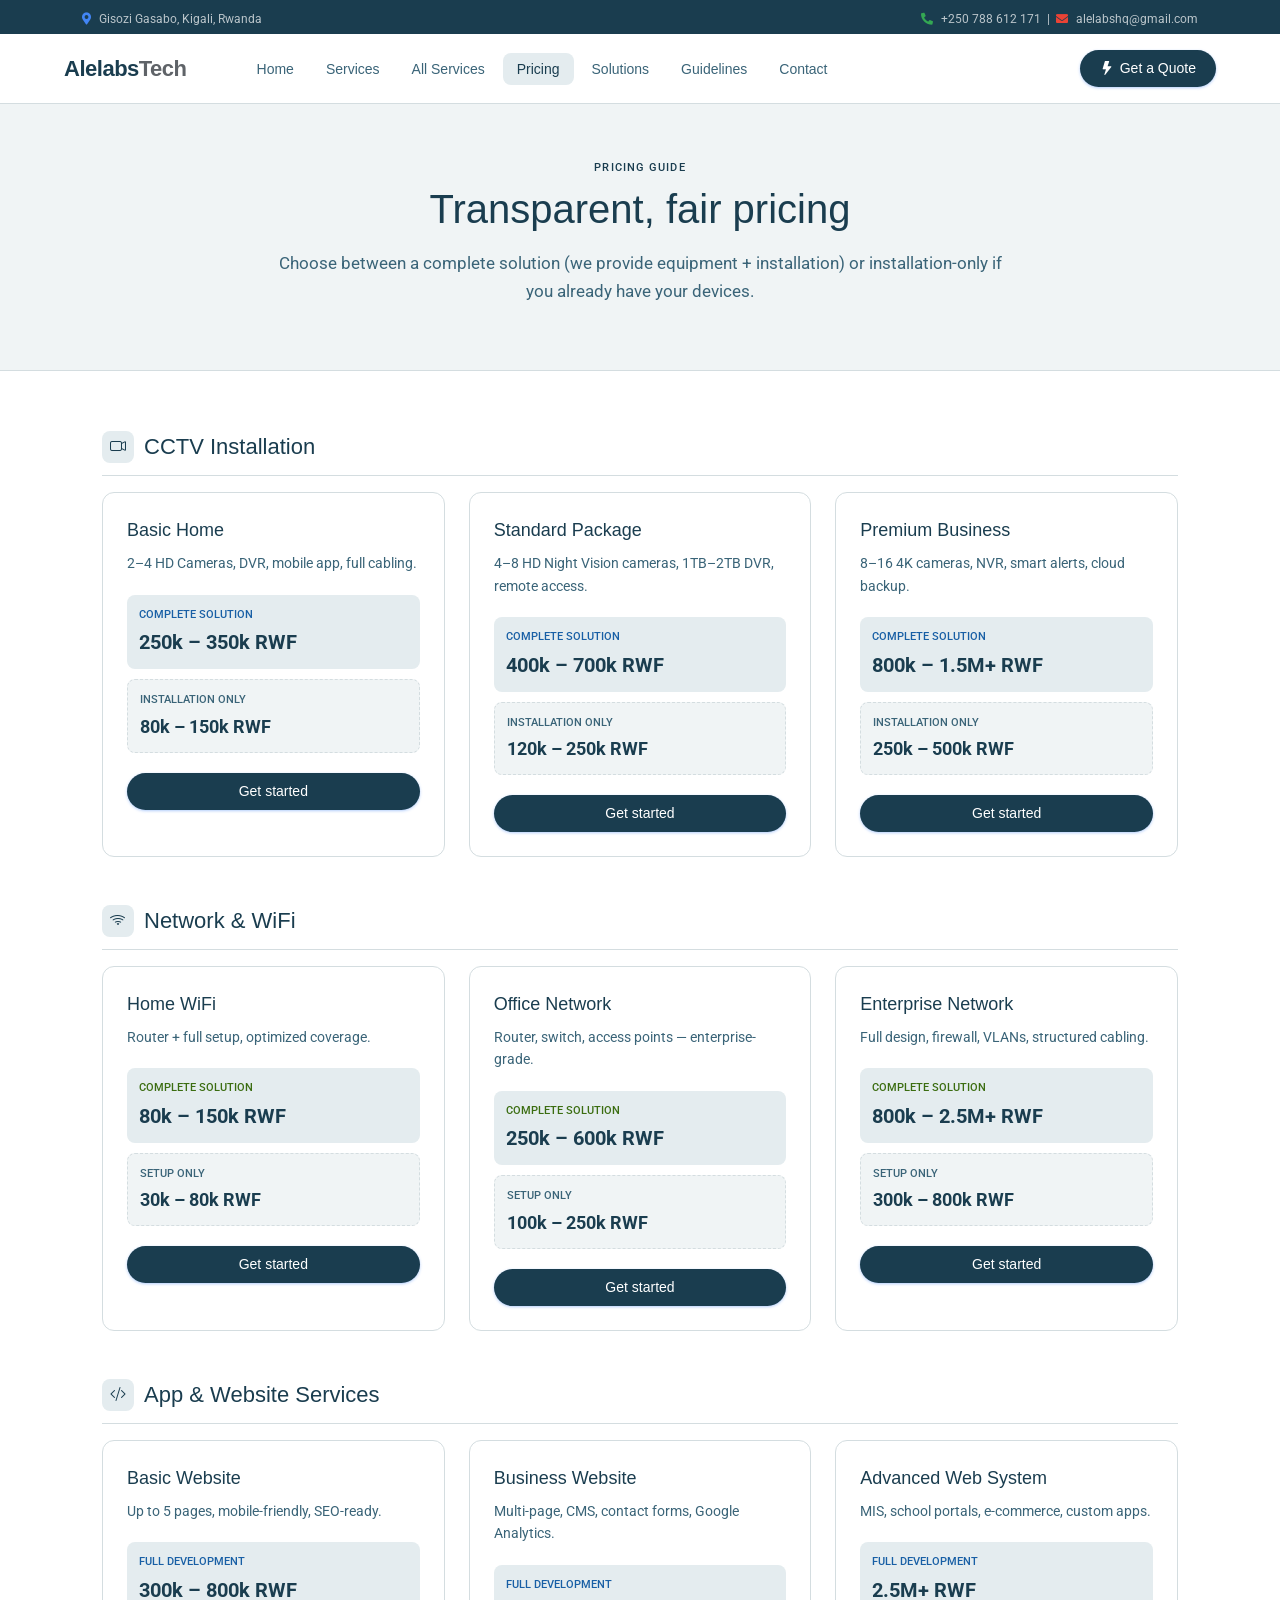
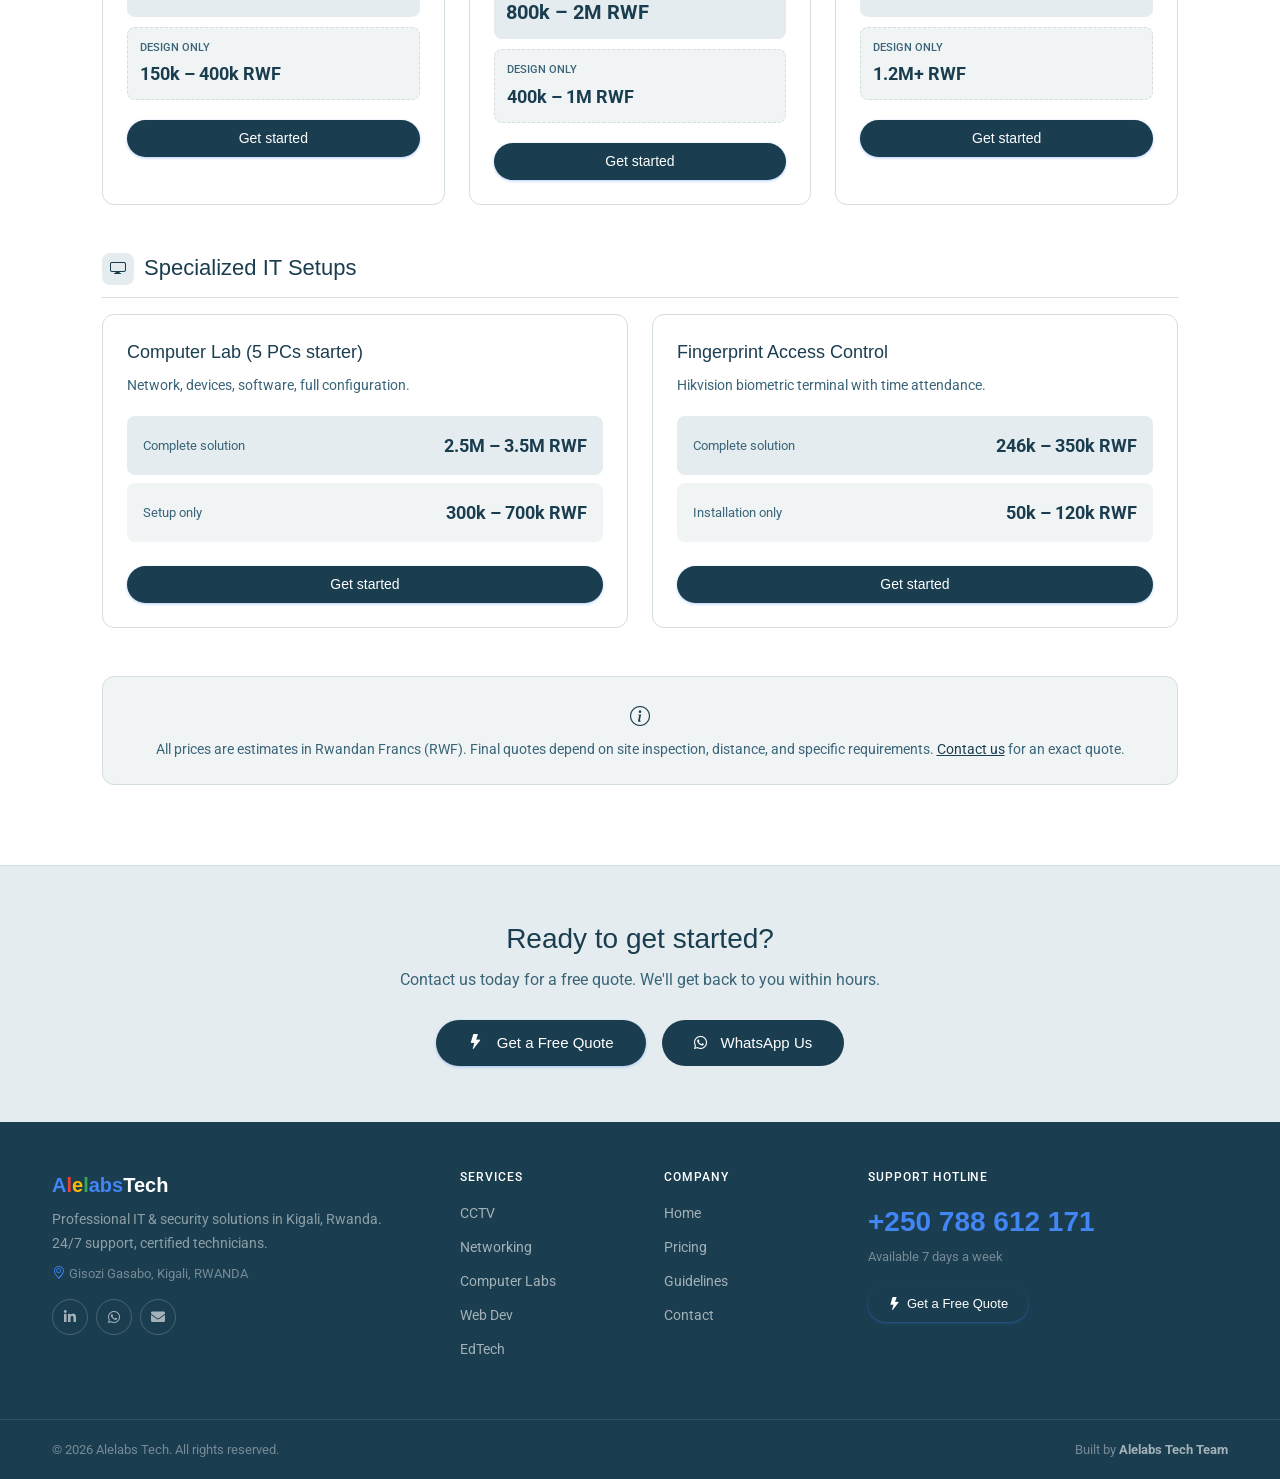
<file: pricing.html>
<!DOCTYPE html>
<html lang="en">
<head>
  <meta charset="utf-8">
  <title>Pricing — Alelabs Tech</title>
  <meta name="viewport" content="width=device-width, initial-scale=1.0">
  <link rel="icon" href="img/logo.jpg">
  <link rel="preconnect" href="https://fonts.googleapis.com">
  <link rel="preconnect" href="https://fonts.gstatic.com" crossorigin>
  <link href="https://fonts.googleapis.com/css2?family=Google+Sans:wght@400;500;700&family=Roboto:wght@300;400;500&display=swap" rel="stylesheet">
  <link href="https://cdnjs.cloudflare.com/ajax/libs/font-awesome/5.15.4/css/all.min.css" rel="stylesheet">
  <link href="https://cdn.jsdelivr.net/npm/bootstrap-icons@1.10.5/font/bootstrap-icons.css" rel="stylesheet">
  <link href="https://cdn.jsdelivr.net/npm/bootstrap@5.3.0/dist/css/bootstrap.min.css" rel="stylesheet">
  <link rel="stylesheet" href="css/style.css">
</head>
<body><div style="background:var(--g-light);border-bottom:1px solid var(--g-border);padding:56px 0 48px;">
  <div class="container text-center" style="max-width:760px;">
    <div class="g-section-label">Pricing Guide</div>
    <h1 style="font-family:'Google Sans',sans-serif;font-size:40px;font-weight:400;color:var(--g-dark);margin:8px 0 16px;">Transparent, fair pricing</h1>
    <p style="font-size:17px;color:var(--g-mid);line-height:1.7;">Choose between a complete solution (we provide equipment + installation) or installation-only if you already have your devices.</p>
  </div>
</div>
<section class="g-section" style="padding-top:60px;">
  <div class="container" style="max-width:1100px;">

    <!-- CCTV -->
    <div style="margin-bottom:16px;padding-bottom:12px;border-bottom:1px solid var(--g-border);display:flex;align-items:center;gap:10px;">
      <div style="width:32px;height:32px;border-radius:8px;background:var(--g-blue-bg);display:flex;align-items:center;justify-content:center;"><i class="bi bi-camera-video" style="color:var(--g-blue);"></i></div>
      <h2 style="font-family:'Google Sans',sans-serif;font-size:22px;font-weight:500;color:var(--g-dark);margin:0;">CCTV Installation</h2>
    </div>
    <div class="row g-4 mb-5">
      <div class="col-lg-4 col-md-6"><div class="g-card h-100"><div class="g-card-body"><div class="g-card-title">Basic Home</div><p class="g-card-text">2–4 HD Cameras, DVR, mobile app, full cabling.</p>
        <div style="background:var(--g-blue-bg);border-radius:8px;padding:12px;margin-bottom:10px;"><div style="font-size:11px;color:#185FA5;font-weight:500;margin-bottom:4px;">COMPLETE SOLUTION</div><div style="font-size:20px;font-weight:700;color:var(--g-blue);">250k – 350k RWF</div></div>
        <div style="background:var(--g-light);border:1px dashed var(--g-border);border-radius:8px;padding:12px;margin-bottom:20px;"><div style="font-size:11px;color:var(--g-mid);font-weight:500;margin-bottom:4px;">INSTALLATION ONLY</div><div style="font-size:18px;font-weight:700;color:var(--g-dark);">80k – 150k RWF</div></div>
        <a href="index.html#book" class="btn-g btn-g-blue" style="width:100%;justify-content:center;">Get started</a></div></div></div>
      <div class="col-lg-4 col-md-6"><div class="g-card h-100"><div class="g-card-body"><div class="g-card-title">Standard Package</div><p class="g-card-text">4–8 HD Night Vision cameras, 1TB–2TB DVR, remote access.</p>
        <div style="background:var(--g-blue-bg);border-radius:8px;padding:12px;margin-bottom:10px;"><div style="font-size:11px;color:#185FA5;font-weight:500;margin-bottom:4px;">COMPLETE SOLUTION</div><div style="font-size:20px;font-weight:700;color:var(--g-blue);">400k – 700k RWF</div></div>
        <div style="background:var(--g-light);border:1px dashed var(--g-border);border-radius:8px;padding:12px;margin-bottom:20px;"><div style="font-size:11px;color:var(--g-mid);font-weight:500;margin-bottom:4px;">INSTALLATION ONLY</div><div style="font-size:18px;font-weight:700;color:var(--g-dark);">120k – 250k RWF</div></div>
        <a href="index.html#book" class="btn-g btn-g-blue" style="width:100%;justify-content:center;">Get started</a></div></div></div>
      <div class="col-lg-4 col-md-6"><div class="g-card h-100"><div class="g-card-body"><div class="g-card-title">Premium Business</div><p class="g-card-text">8–16 4K cameras, NVR, smart alerts, cloud backup.</p>
        <div style="background:var(--g-blue-bg);border-radius:8px;padding:12px;margin-bottom:10px;"><div style="font-size:11px;color:#185FA5;font-weight:500;margin-bottom:4px;">COMPLETE SOLUTION</div><div style="font-size:20px;font-weight:700;color:var(--g-blue);">800k – 1.5M+ RWF</div></div>
        <div style="background:var(--g-light);border:1px dashed var(--g-border);border-radius:8px;padding:12px;margin-bottom:20px;"><div style="font-size:11px;color:var(--g-mid);font-weight:500;margin-bottom:4px;">INSTALLATION ONLY</div><div style="font-size:18px;font-weight:700;color:var(--g-dark);">250k – 500k RWF</div></div>
        <a href="index.html#book" class="btn-g btn-g-blue" style="width:100%;justify-content:center;">Get started</a></div></div></div>
    </div>

    <!-- NETWORK -->
    <div style="margin-bottom:16px;padding-bottom:12px;border-bottom:1px solid var(--g-border);display:flex;align-items:center;gap:10px;">
      <div style="width:32px;height:32px;border-radius:8px;background:var(--g-blue-bg);display:flex;align-items:center;justify-content:center;"><i class="bi bi-wifi" style="color:var(--g-blue);"></i></div>
      <h2 style="font-family:'Google Sans',sans-serif;font-size:22px;font-weight:500;color:var(--g-dark);margin:0;">Network & WiFi</h2>
    </div>
    <div class="row g-4 mb-5">
      <div class="col-lg-4 col-md-6"><div class="g-card h-100"><div class="g-card-body"><div class="g-card-title">Home WiFi</div><p class="g-card-text">Router + full setup, optimized coverage.</p>
        <div style="background:var(--g-blue-bg);border-radius:8px;padding:12px;margin-bottom:10px;"><div style="font-size:11px;color:#3B6D11;font-weight:500;margin-bottom:4px;">COMPLETE SOLUTION</div><div style="font-size:20px;font-weight:700;color:var(--g-blue);">80k – 150k RWF</div></div>
        <div style="background:var(--g-light);border:1px dashed var(--g-border);border-radius:8px;padding:12px;margin-bottom:20px;"><div style="font-size:11px;color:var(--g-mid);font-weight:500;margin-bottom:4px;">SETUP ONLY</div><div style="font-size:18px;font-weight:700;color:var(--g-dark);">30k – 80k RWF</div></div>
        <a href="index.html#book" class="btn-g btn-g-blue" style="width:100%;justify-content:center;">Get started</a></div></div></div>
      <div class="col-lg-4 col-md-6"><div class="g-card h-100"><div class="g-card-body"><div class="g-card-title">Office Network</div><p class="g-card-text">Router, switch, access points — enterprise-grade.</p>
        <div style="background:var(--g-blue-bg);border-radius:8px;padding:12px;margin-bottom:10px;"><div style="font-size:11px;color:#3B6D11;font-weight:500;margin-bottom:4px;">COMPLETE SOLUTION</div><div style="font-size:20px;font-weight:700;color:var(--g-blue);">250k – 600k RWF</div></div>
        <div style="background:var(--g-light);border:1px dashed var(--g-border);border-radius:8px;padding:12px;margin-bottom:20px;"><div style="font-size:11px;color:var(--g-mid);font-weight:500;margin-bottom:4px;">SETUP ONLY</div><div style="font-size:18px;font-weight:700;color:var(--g-dark);">100k – 250k RWF</div></div>
        <a href="index.html#book" class="btn-g btn-g-blue" style="width:100%;justify-content:center;">Get started</a></div></div></div>
      <div class="col-lg-4 col-md-6"><div class="g-card h-100"><div class="g-card-body"><div class="g-card-title">Enterprise Network</div><p class="g-card-text">Full design, firewall, VLANs, structured cabling.</p>
        <div style="background:var(--g-blue-bg);border-radius:8px;padding:12px;margin-bottom:10px;"><div style="font-size:11px;color:#3B6D11;font-weight:500;margin-bottom:4px;">COMPLETE SOLUTION</div><div style="font-size:20px;font-weight:700;color:var(--g-blue);">800k – 2.5M+ RWF</div></div>
        <div style="background:var(--g-light);border:1px dashed var(--g-border);border-radius:8px;padding:12px;margin-bottom:20px;"><div style="font-size:11px;color:var(--g-mid);font-weight:500;margin-bottom:4px;">SETUP ONLY</div><div style="font-size:18px;font-weight:700;color:var(--g-dark);">300k – 800k RWF</div></div>
        <a href="index.html#book" class="btn-g btn-g-blue" style="width:100%;justify-content:center;">Get started</a></div></div></div>
    </div>

    <!-- WEB -->
    <div style="margin-bottom:16px;padding-bottom:12px;border-bottom:1px solid var(--g-border);display:flex;align-items:center;gap:10px;">
      <div style="width:32px;height:32px;border-radius:8px;background:var(--g-blue-bg);display:flex;align-items:center;justify-content:center;"><i class="bi bi-code-slash" style="color:var(--g-blue);"></i></div>
      <h2 style="font-family:'Google Sans',sans-serif;font-size:22px;font-weight:500;color:var(--g-dark);margin:0;">App & Website Services</h2>
    </div>
    <div class="row g-4 mb-5">
      <div class="col-lg-4 col-md-6"><div class="g-card h-100"><div class="g-card-body"><div class="g-card-title">Basic Website</div><p class="g-card-text">Up to 5 pages, mobile-friendly, SEO-ready.</p>
        <div style="background:var(--g-blue-bg);border-radius:8px;padding:12px;margin-bottom:10px;"><div style="font-size:11px;color:#185FA5;font-weight:500;margin-bottom:4px;">FULL DEVELOPMENT</div><div style="font-size:20px;font-weight:700;color:var(--g-blue);">300k – 800k RWF</div></div>
        <div style="background:var(--g-light);border:1px dashed var(--g-border);border-radius:8px;padding:12px;margin-bottom:20px;"><div style="font-size:11px;color:var(--g-mid);font-weight:500;margin-bottom:4px;">DESIGN ONLY</div><div style="font-size:18px;font-weight:700;color:var(--g-dark);">150k – 400k RWF</div></div>
        <a href="index.html#book" class="btn-g btn-g-blue" style="width:100%;justify-content:center;">Get started</a></div></div></div>
      <div class="col-lg-4 col-md-6"><div class="g-card h-100"><div class="g-card-body"><div class="g-card-title">Business Website</div><p class="g-card-text">Multi-page, CMS, contact forms, Google Analytics.</p>
        <div style="background:var(--g-blue-bg);border-radius:8px;padding:12px;margin-bottom:10px;"><div style="font-size:11px;color:#185FA5;font-weight:500;margin-bottom:4px;">FULL DEVELOPMENT</div><div style="font-size:20px;font-weight:700;color:var(--g-blue);">800k – 2M RWF</div></div>
        <div style="background:var(--g-light);border:1px dashed var(--g-border);border-radius:8px;padding:12px;margin-bottom:20px;"><div style="font-size:11px;color:var(--g-mid);font-weight:500;margin-bottom:4px;">DESIGN ONLY</div><div style="font-size:18px;font-weight:700;color:var(--g-dark);">400k – 1M RWF</div></div>
        <a href="index.html#book" class="btn-g btn-g-blue" style="width:100%;justify-content:center;">Get started</a></div></div></div>
      <div class="col-lg-4 col-md-6"><div class="g-card h-100"><div class="g-card-body"><div class="g-card-title">Advanced Web System</div><p class="g-card-text">MIS, school portals, e-commerce, custom apps.</p>
        <div style="background:var(--g-blue-bg);border-radius:8px;padding:12px;margin-bottom:10px;"><div style="font-size:11px;color:#185FA5;font-weight:500;margin-bottom:4px;">FULL DEVELOPMENT</div><div style="font-size:20px;font-weight:700;color:var(--g-blue);">2.5M+ RWF</div></div>
        <div style="background:var(--g-light);border:1px dashed var(--g-border);border-radius:8px;padding:12px;margin-bottom:20px;"><div style="font-size:11px;color:var(--g-mid);font-weight:500;margin-bottom:4px;">DESIGN ONLY</div><div style="font-size:18px;font-weight:700;color:var(--g-dark);">1.2M+ RWF</div></div>
        <a href="index.html#book" class="btn-g btn-g-blue" style="width:100%;justify-content:center;">Get started</a></div></div></div>
    </div>

    <!-- IT SETUPS -->
    <div style="margin-bottom:16px;padding-bottom:12px;border-bottom:1px solid var(--g-border);display:flex;align-items:center;gap:10px;">
      <div style="width:32px;height:32px;border-radius:8px;background:var(--g-blue-bg);display:flex;align-items:center;justify-content:center;"><i class="bi bi-display" style="color:var(--g-blue);"></i></div>
      <h2 style="font-family:'Google Sans',sans-serif;font-size:22px;font-weight:500;color:var(--g-dark);margin:0;">Specialized IT Setups</h2>
    </div>
    <div class="row g-4 mb-5">
      <div class="col-lg-6"><div class="g-card h-100"><div class="g-card-body"><div class="g-card-title">Computer Lab (5 PCs starter)</div><p class="g-card-text">Network, devices, software, full configuration.</p>
        <div class="d-flex justify-content-between align-items-center p-3 mb-2" style="background:var(--g-blue-bg);border-radius:8px;"><span style="font-size:13px;color:var(--g-mid);">Complete solution</span><span style="font-size:18px;font-weight:700;color:var(--g-blue);">2.5M – 3.5M RWF</span></div>
        <div class="d-flex justify-content-between align-items-center p-3 mb-4" style="background:var(--g-light);border-radius:8px;"><span style="font-size:13px;color:var(--g-mid);">Setup only</span><span style="font-size:18px;font-weight:700;color:var(--g-dark);">300k – 700k RWF</span></div>
        <a href="index.html#book" class="btn-g btn-g-blue" style="width:100%;justify-content:center;">Get started</a></div></div></div>
      <div class="col-lg-6"><div class="g-card h-100"><div class="g-card-body"><div class="g-card-title">Fingerprint Access Control</div><p class="g-card-text">Hikvision biometric terminal with time attendance.</p>
        <div class="d-flex justify-content-between align-items-center p-3 mb-2" style="background:var(--g-blue-bg);border-radius:8px;"><span style="font-size:13px;color:var(--g-mid);">Complete solution</span><span style="font-size:18px;font-weight:700;color:var(--g-blue);">246k – 350k RWF</span></div>
        <div class="d-flex justify-content-between align-items-center p-3 mb-4" style="background:var(--g-light);border-radius:8px;"><span style="font-size:13px;color:var(--g-mid);">Installation only</span><span style="font-size:18px;font-weight:700;color:var(--g-dark);">50k – 120k RWF</span></div>
        <a href="index.html#book" class="btn-g btn-g-blue" style="width:100%;justify-content:center;">Get started</a></div></div></div>
    </div>

    <div style="background:var(--g-light);border:1px solid var(--g-border);border-radius:12px;padding:24px;text-align:center;">
      <i class="bi bi-info-circle" style="color:var(--g-blue);font-size:20px;margin-bottom:8px;display:block;"></i>
      <p style="font-size:14px;color:var(--g-mid);margin:0;">All prices are estimates in Rwandan Francs (RWF). Final quotes depend on site inspection, distance, and specific requirements. <a href="contact.html" style="color:var(--g-blue);">Contact us</a> for an exact quote.</p>
    </div>
  </div>
</section>
<section style="background:var(--g-blue-bg);border-top:1px solid var(--g-border);padding:56px 0;">
  <div class="container text-center" style="max-width:600px;">
    <h2 style="font-family:'Google Sans',sans-serif;font-size:28px;font-weight:500;color:var(--g-dark);margin-bottom:12px;">Ready to get started?</h2>
    <p style="font-size:16px;color:var(--g-mid);margin-bottom:28px;">Contact us today for a free quote. We'll get back to you within hours.</p>
    <div class="d-flex gap-3 justify-content-center flex-wrap">
      <a href="index.html#book" class="btn-g btn-g-blue" style="padding:12px 32px;font-size:15px;"><i class="bi bi-lightning-fill me-2"></i>Get a Free Quote</a>
      <a href="https://wa.me/250788612171" target="_blank" class="btn-g btn-g-green" style="padding:12px 32px;font-size:15px;"><i class="fab fa-whatsapp me-2"></i>WhatsApp Us</a>
    </div>
  </div>
</section><script src="https://code.jquery.com/jquery-3.6.0.min.js"></script>
<script src="https://cdn.jsdelivr.net/npm/bootstrap@5.3.0/dist/js/bootstrap.bundle.min.js"></script>
<script src="js/components.js"></script></body>
</html>
</file>
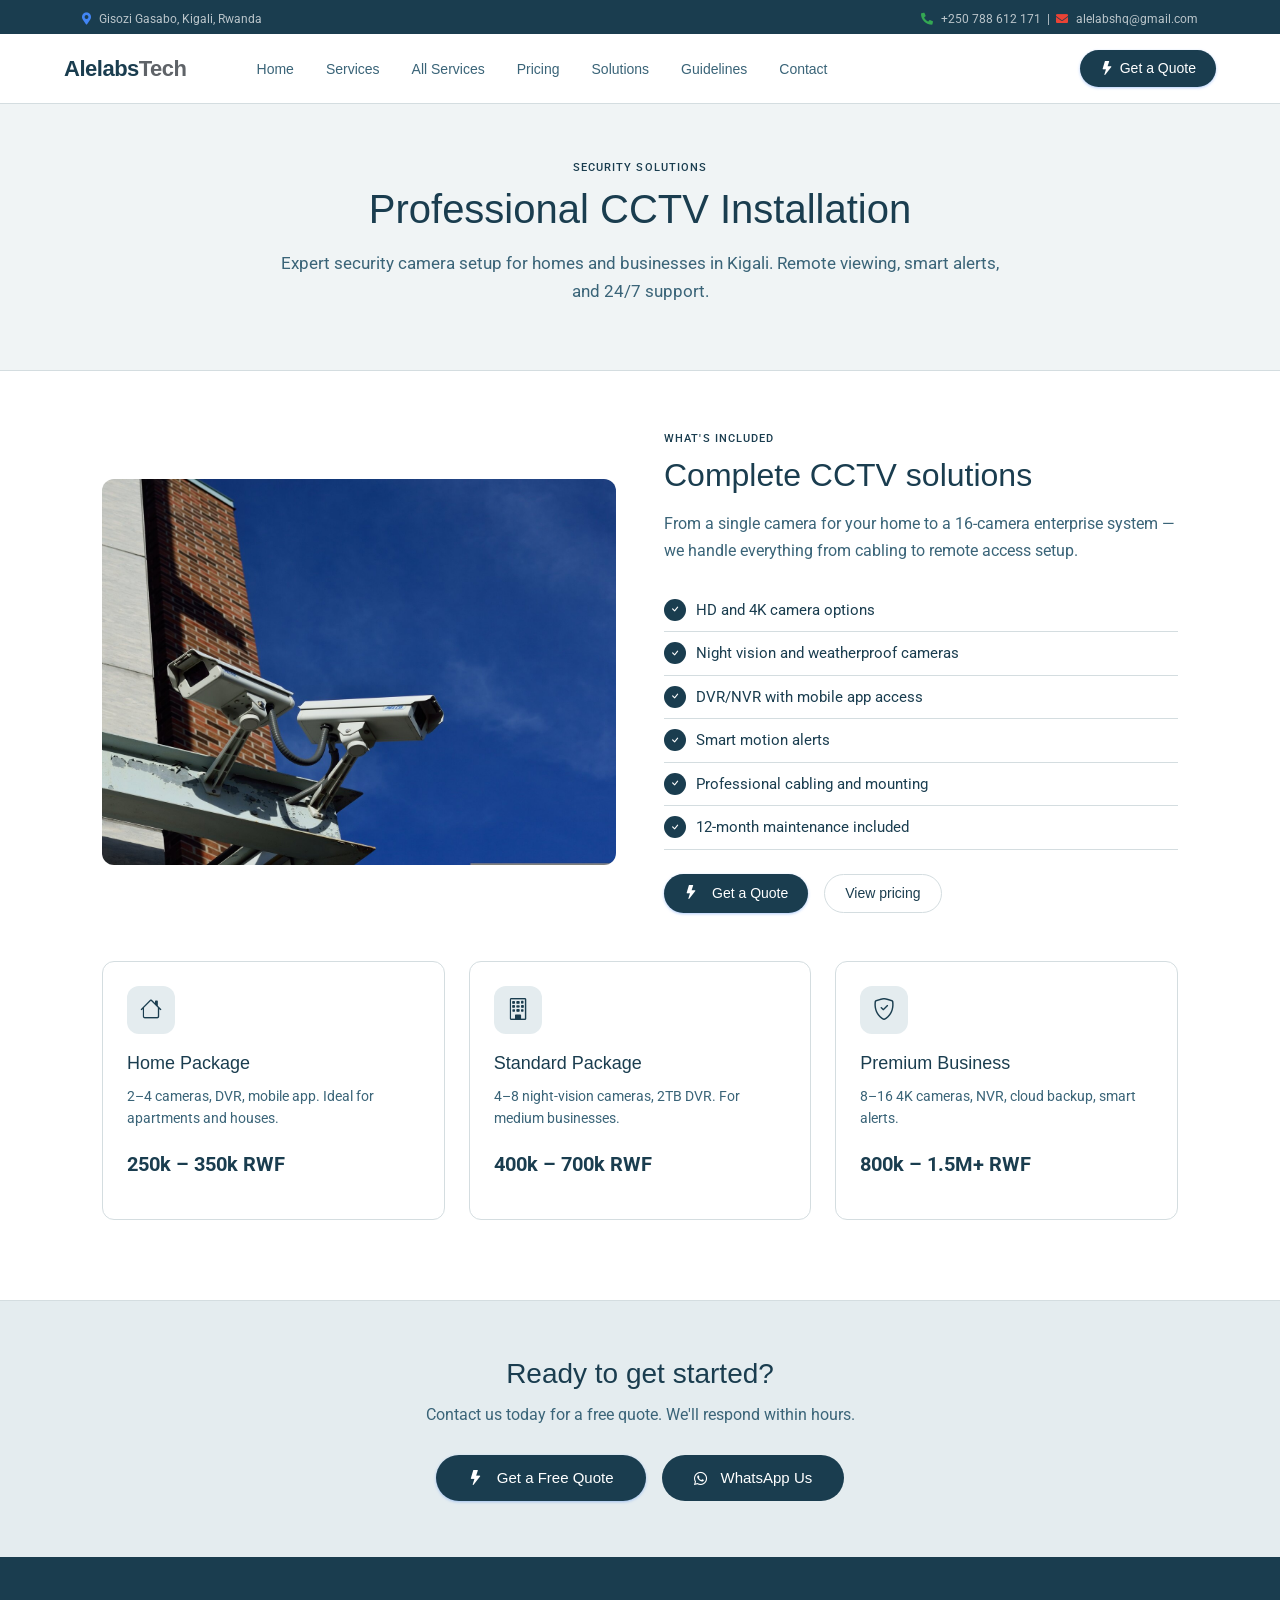
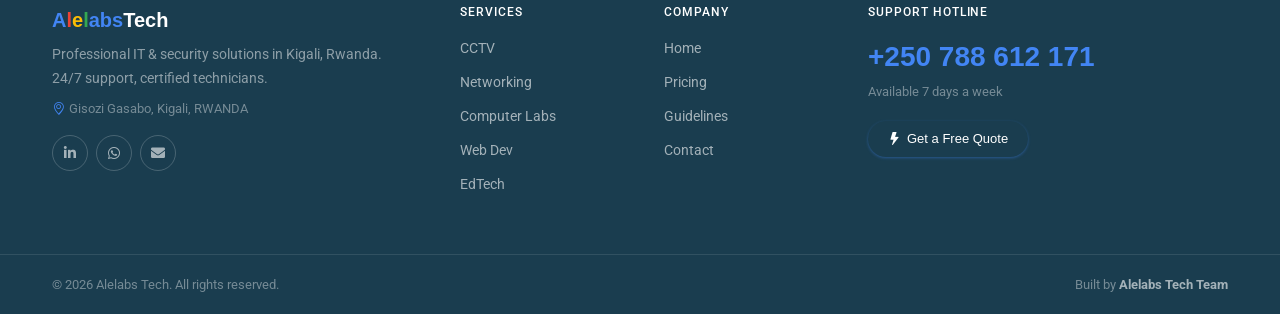
<file: service-cctv.html>
<!DOCTYPE html>
<html lang="en">
<head>
  <meta charset="utf-8">
  <title>CCTV Installation — Alelabs Tech</title>
  <meta name="viewport" content="width=device-width, initial-scale=1.0">
  <link rel="icon" href="img/logo.jpg">
  <link rel="preconnect" href="https://fonts.googleapis.com">
  <link rel="preconnect" href="https://fonts.gstatic.com" crossorigin>
  <link href="https://fonts.googleapis.com/css2?family=Google+Sans:wght@400;500;700&family=Roboto:wght@300;400;500&display=swap" rel="stylesheet">
  <link href="https://cdnjs.cloudflare.com/ajax/libs/font-awesome/5.15.4/css/all.min.css" rel="stylesheet">
  <link href="https://cdn.jsdelivr.net/npm/bootstrap-icons@1.10.5/font/bootstrap-icons.css" rel="stylesheet">
  <link href="https://cdn.jsdelivr.net/npm/bootstrap@5.3.0/dist/css/bootstrap.min.css" rel="stylesheet">
  <link rel="stylesheet" href="css/style.css">
</head>
<body><div style="background:var(--g-light);border-bottom:1px solid var(--g-border);padding:56px 0 48px;">
  <div class="container text-center" style="max-width:760px;">
    <div class="g-section-label">Security Solutions</div>
    <h1 style="font-family:'Google Sans',sans-serif;font-size:40px;font-weight:400;color:var(--g-dark);margin:8px 0 16px;">Professional CCTV Installation</h1>
    <p style="font-size:17px;color:var(--g-mid);line-height:1.7;">Expert security camera setup for homes and businesses in Kigali. Remote viewing, smart alerts, and 24/7 support.</p>
  </div>
</div>
<section class="g-section" style="padding-top:60px;">
  <div class="container" style="max-width:1100px;">
    <div class="row g-5 align-items-center mb-5">
      <div class="col-lg-6">
        <img src="img/cctvbg.jpg" alt="CCTV Installation" style="width:100%;border-radius:12px;object-fit:cover;aspect-ratio:4/3;">
      </div>
      <div class="col-lg-6">
        <div class="g-section-label">What's included</div>
        <h2 style="font-family:'Google Sans',sans-serif;font-size:32px;font-weight:400;color:var(--g-dark);margin:8px 0 16px;">Complete CCTV solutions</h2>
        <p style="font-size:16px;color:var(--g-mid);line-height:1.7;margin-bottom:24px;">From a single camera for your home to a 16-camera enterprise system — we handle everything from cabling to remote access setup.</p>
        <ul style="list-style:none;padding:0;margin:0;"><li style="display:flex;align-items:center;gap:10px;padding:10px 0;border-bottom:1px solid var(--g-border);font-size:15px;color:var(--g-dark);"><span style="width:22px;height:22px;border-radius:50%;background:var(--g-blue);display:flex;align-items:center;justify-content:center;flex-shrink:0;"><i class="bi bi-check" style="color:var(--g-white);font-size:12px;"></i></span>HD and 4K camera options</li><li style="display:flex;align-items:center;gap:10px;padding:10px 0;border-bottom:1px solid var(--g-border);font-size:15px;color:var(--g-dark);"><span style="width:22px;height:22px;border-radius:50%;background:var(--g-blue);display:flex;align-items:center;justify-content:center;flex-shrink:0;"><i class="bi bi-check" style="color:var(--g-white);font-size:12px;"></i></span>Night vision and weatherproof cameras</li><li style="display:flex;align-items:center;gap:10px;padding:10px 0;border-bottom:1px solid var(--g-border);font-size:15px;color:var(--g-dark);"><span style="width:22px;height:22px;border-radius:50%;background:var(--g-blue);display:flex;align-items:center;justify-content:center;flex-shrink:0;"><i class="bi bi-check" style="color:var(--g-white);font-size:12px;"></i></span>DVR/NVR with mobile app access</li><li style="display:flex;align-items:center;gap:10px;padding:10px 0;border-bottom:1px solid var(--g-border);font-size:15px;color:var(--g-dark);"><span style="width:22px;height:22px;border-radius:50%;background:var(--g-blue);display:flex;align-items:center;justify-content:center;flex-shrink:0;"><i class="bi bi-check" style="color:var(--g-white);font-size:12px;"></i></span>Smart motion alerts</li><li style="display:flex;align-items:center;gap:10px;padding:10px 0;border-bottom:1px solid var(--g-border);font-size:15px;color:var(--g-dark);"><span style="width:22px;height:22px;border-radius:50%;background:var(--g-blue);display:flex;align-items:center;justify-content:center;flex-shrink:0;"><i class="bi bi-check" style="color:var(--g-white);font-size:12px;"></i></span>Professional cabling and mounting</li><li style="display:flex;align-items:center;gap:10px;padding:10px 0;border-bottom:1px solid var(--g-border);font-size:15px;color:var(--g-dark);"><span style="width:22px;height:22px;border-radius:50%;background:var(--g-blue);display:flex;align-items:center;justify-content:center;flex-shrink:0;"><i class="bi bi-check" style="color:var(--g-white);font-size:12px;"></i></span>12-month maintenance included</li></ul>
        <div class="d-flex gap-3 mt-4 flex-wrap">
          <a href="index.html#book" class="btn-g btn-g-blue"><i class="bi bi-lightning-fill me-2"></i>Get a Quote</a>
          <a href="pricing.html" class="btn-g btn-g-outline">View pricing</a>
        </div>
      </div>
    </div>
    <div class="row g-4">
      <div class="col-lg-4"><div class="g-card"><div class="g-card-body"><div class="g-card-icon" style="background:var(--g-blue-bg);"><i class="bi bi-house" style="color:var(--g-blue);"></i></div><div class="g-card-title">Home Package</div><p class="g-card-text">2–4 cameras, DVR, mobile app. Ideal for apartments and houses.</p><p style="font-size:20px;font-weight:700;color:var(--g-blue);">250k – 350k RWF</p></div></div></div>
      <div class="col-lg-4"><div class="g-card"><div class="g-card-body"><div class="g-card-icon" style="background:var(--g-blue-bg);"><i class="bi bi-building" style="color:var(--g-blue);"></i></div><div class="g-card-title">Standard Package</div><p class="g-card-text">4–8 night-vision cameras, 2TB DVR. For medium businesses.</p><p style="font-size:20px;font-weight:700;color:var(--g-blue);">400k – 700k RWF</p></div></div></div>
      <div class="col-lg-4"><div class="g-card"><div class="g-card-body"><div class="g-card-icon" style="background:var(--g-blue-bg);"><i class="bi bi-shield-check" style="color:var(--g-blue);"></i></div><div class="g-card-title">Premium Business</div><p class="g-card-text">8–16 4K cameras, NVR, cloud backup, smart alerts.</p><p style="font-size:20px;font-weight:700;color:var(--g-blue);">800k – 1.5M+ RWF</p></div></div></div>
    </div>
  </div>
</section><section style="background:var(--g-blue-bg);border-top:1px solid var(--g-border);padding:56px 0;">
  <div class="container text-center" style="max-width:600px;">
    <h2 style="font-family:'Google Sans',sans-serif;font-size:28px;font-weight:500;color:var(--g-dark);margin-bottom:12px;">Ready to get started?</h2>
    <p style="font-size:16px;color:var(--g-mid);margin-bottom:28px;">Contact us today for a free quote. We'll respond within hours.</p>
    <div class="d-flex gap-3 justify-content-center flex-wrap">
      <a href="index.html#book" class="btn-g btn-g-blue" style="padding:12px 32px;font-size:15px;"><i class="bi bi-lightning-fill me-2"></i>Get a Free Quote</a>
      <a href="https://wa.me/250788612171" target="_blank" class="btn-g btn-g-green" style="padding:12px 32px;font-size:15px;"><i class="fab fa-whatsapp me-2"></i>WhatsApp Us</a>
    </div>
  </div>
</section><script src="https://code.jquery.com/jquery-3.6.0.min.js"></script>
<script src="https://cdn.jsdelivr.net/npm/bootstrap@5.3.0/dist/js/bootstrap.bundle.min.js"></script>
<script src="js/components.js"></script></body>
</html>
</file>
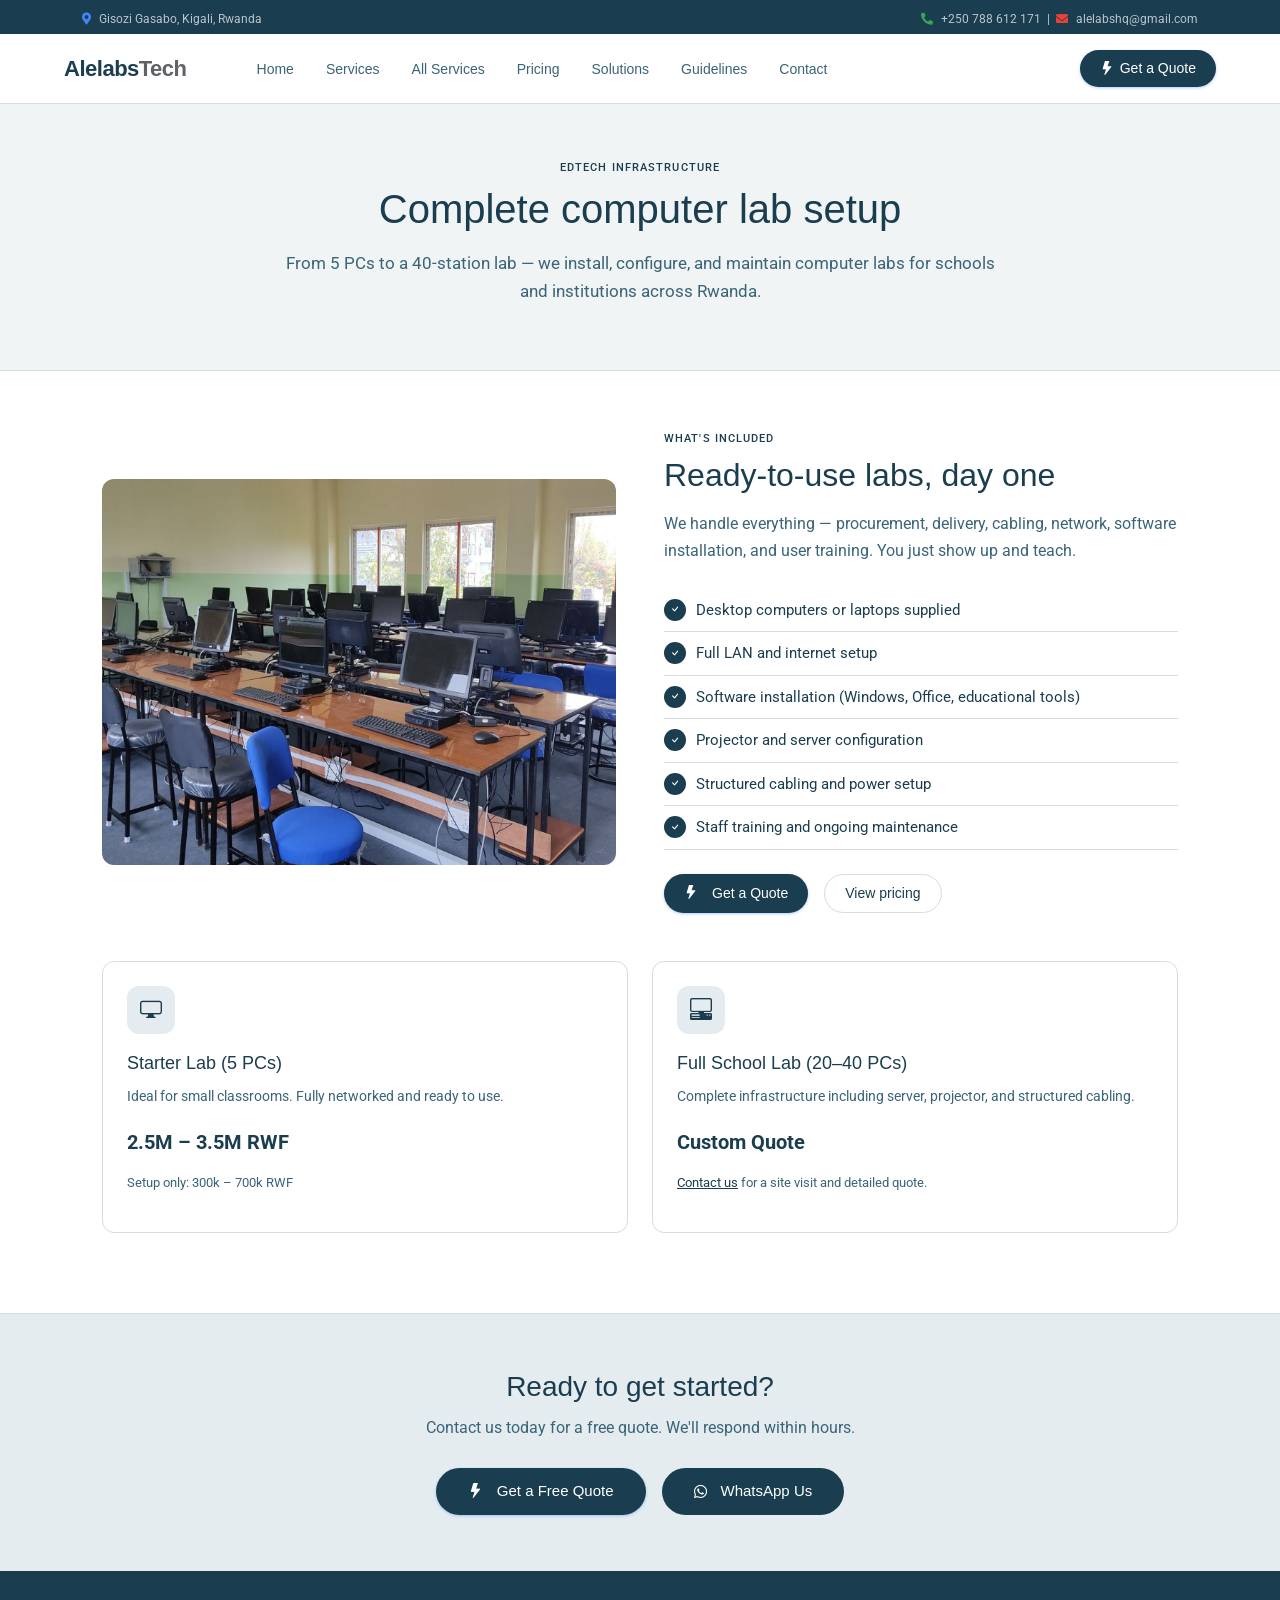
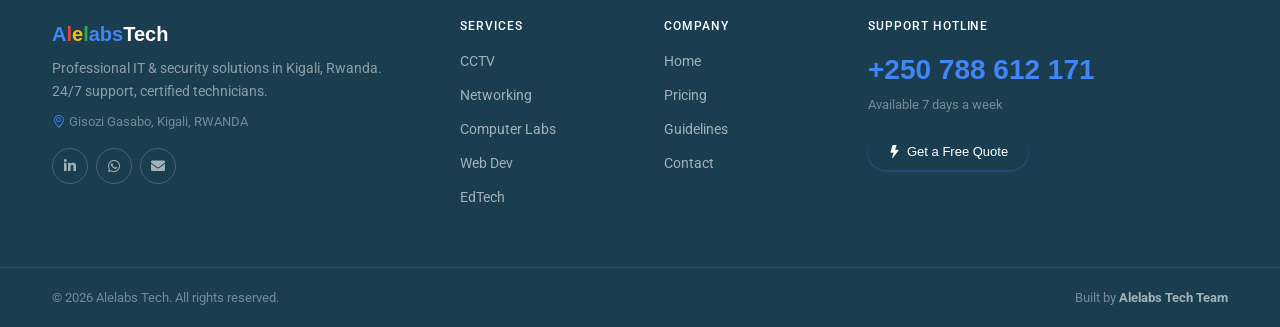
<file: service-lab.html>
<!DOCTYPE html>
<html lang="en">
<head>
  <meta charset="utf-8">
  <title>Computer Lab Setup — Alelabs Tech</title>
  <meta name="viewport" content="width=device-width, initial-scale=1.0">
  <link rel="icon" href="img/logo.jpg">
  <link rel="preconnect" href="https://fonts.googleapis.com">
  <link rel="preconnect" href="https://fonts.gstatic.com" crossorigin>
  <link href="https://fonts.googleapis.com/css2?family=Google+Sans:wght@400;500;700&family=Roboto:wght@300;400;500&display=swap" rel="stylesheet">
  <link href="https://cdnjs.cloudflare.com/ajax/libs/font-awesome/5.15.4/css/all.min.css" rel="stylesheet">
  <link href="https://cdn.jsdelivr.net/npm/bootstrap-icons@1.10.5/font/bootstrap-icons.css" rel="stylesheet">
  <link href="https://cdn.jsdelivr.net/npm/bootstrap@5.3.0/dist/css/bootstrap.min.css" rel="stylesheet">
  <link rel="stylesheet" href="css/style.css">
</head>
<body><div style="background:var(--g-light);border-bottom:1px solid var(--g-border);padding:56px 0 48px;">
  <div class="container text-center" style="max-width:760px;">
    <div class="g-section-label">EdTech Infrastructure</div>
    <h1 style="font-family:'Google Sans',sans-serif;font-size:40px;font-weight:400;color:var(--g-dark);margin:8px 0 16px;">Complete computer lab setup</h1>
    <p style="font-size:17px;color:var(--g-mid);line-height:1.7;">From 5 PCs to a 40-station lab — we install, configure, and maintain computer labs for schools and institutions across Rwanda.</p>
  </div>
</div>
<section class="g-section" style="padding-top:60px;">
  <div class="container" style="max-width:1100px;">
    <div class="row g-5 align-items-center mb-5">
      <div class="col-lg-6">
        <img src="img/labres.jpg" alt="Computer Lab" style="width:100%;border-radius:12px;object-fit:cover;aspect-ratio:4/3;">
      </div>
      <div class="col-lg-6">
        <div class="g-section-label">What's included</div>
        <h2 style="font-family:'Google Sans',sans-serif;font-size:32px;font-weight:400;color:var(--g-dark);margin:8px 0 16px;">Ready-to-use labs, day one</h2>
        <p style="font-size:16px;color:var(--g-mid);line-height:1.7;margin-bottom:24px;">We handle everything — procurement, delivery, cabling, network, software installation, and user training. You just show up and teach.</p>
        <ul style="list-style:none;padding:0;margin:0;"><li style="display:flex;align-items:center;gap:10px;padding:10px 0;border-bottom:1px solid var(--g-border);font-size:15px;color:var(--g-dark);"><span style="width:22px;height:22px;border-radius:50%;background:var(--g-blue);display:flex;align-items:center;justify-content:center;flex-shrink:0;"><i class="bi bi-check" style="color:var(--g-white);font-size:12px;"></i></span>Desktop computers or laptops supplied</li><li style="display:flex;align-items:center;gap:10px;padding:10px 0;border-bottom:1px solid var(--g-border);font-size:15px;color:var(--g-dark);"><span style="width:22px;height:22px;border-radius:50%;background:var(--g-blue);display:flex;align-items:center;justify-content:center;flex-shrink:0;"><i class="bi bi-check" style="color:var(--g-white);font-size:12px;"></i></span>Full LAN and internet setup</li><li style="display:flex;align-items:center;gap:10px;padding:10px 0;border-bottom:1px solid var(--g-border);font-size:15px;color:var(--g-dark);"><span style="width:22px;height:22px;border-radius:50%;background:var(--g-blue);display:flex;align-items:center;justify-content:center;flex-shrink:0;"><i class="bi bi-check" style="color:var(--g-white);font-size:12px;"></i></span>Software installation (Windows, Office, educational tools)</li><li style="display:flex;align-items:center;gap:10px;padding:10px 0;border-bottom:1px solid var(--g-border);font-size:15px;color:var(--g-dark);"><span style="width:22px;height:22px;border-radius:50%;background:var(--g-blue);display:flex;align-items:center;justify-content:center;flex-shrink:0;"><i class="bi bi-check" style="color:var(--g-white);font-size:12px;"></i></span>Projector and server configuration</li><li style="display:flex;align-items:center;gap:10px;padding:10px 0;border-bottom:1px solid var(--g-border);font-size:15px;color:var(--g-dark);"><span style="width:22px;height:22px;border-radius:50%;background:var(--g-blue);display:flex;align-items:center;justify-content:center;flex-shrink:0;"><i class="bi bi-check" style="color:var(--g-white);font-size:12px;"></i></span>Structured cabling and power setup</li><li style="display:flex;align-items:center;gap:10px;padding:10px 0;border-bottom:1px solid var(--g-border);font-size:15px;color:var(--g-dark);"><span style="width:22px;height:22px;border-radius:50%;background:var(--g-blue);display:flex;align-items:center;justify-content:center;flex-shrink:0;"><i class="bi bi-check" style="color:var(--g-white);font-size:12px;"></i></span>Staff training and ongoing maintenance</li></ul>
        <div class="d-flex gap-3 mt-4 flex-wrap">
          <a href="index.html#book" class="btn-g btn-g-blue"><i class="bi bi-lightning-fill me-2"></i>Get a Quote</a>
          <a href="pricing.html" class="btn-g btn-g-outline">View pricing</a>
        </div>
      </div>
    </div>
    <div class="row g-4">
      <div class="col-lg-6"><div class="g-card"><div class="g-card-body"><div class="g-card-icon" style="background:var(--g-blue-bg);"><i class="bi bi-display" style="color:var(--g-blue);"></i></div><div class="g-card-title">Starter Lab (5 PCs)</div><p class="g-card-text">Ideal for small classrooms. Fully networked and ready to use.</p><p style="font-size:20px;font-weight:700;color:var(--g-blue);">2.5M – 3.5M RWF</p><p style="font-size:13px;color:var(--g-mid);">Setup only: 300k – 700k RWF</p></div></div></div>
      <div class="col-lg-6"><div class="g-card"><div class="g-card-body"><div class="g-card-icon" style="background:var(--g-blue-bg);"><i class="bi bi-pc-display-horizontal" style="color:var(--g-blue);"></i></div><div class="g-card-title">Full School Lab (20–40 PCs)</div><p class="g-card-text">Complete infrastructure including server, projector, and structured cabling.</p><p style="font-size:20px;font-weight:700;color:var(--g-blue);">Custom Quote</p><p style="font-size:13px;color:var(--g-mid);"><a href="contact.html" style="color:var(--g-blue);">Contact us</a> for a site visit and detailed quote.</p></div></div></div>
    </div>
  </div>
</section><section style="background:var(--g-blue-bg);border-top:1px solid var(--g-border);padding:56px 0;">
  <div class="container text-center" style="max-width:600px;">
    <h2 style="font-family:'Google Sans',sans-serif;font-size:28px;font-weight:500;color:var(--g-dark);margin-bottom:12px;">Ready to get started?</h2>
    <p style="font-size:16px;color:var(--g-mid);margin-bottom:28px;">Contact us today for a free quote. We'll respond within hours.</p>
    <div class="d-flex gap-3 justify-content-center flex-wrap">
      <a href="index.html#book" class="btn-g btn-g-blue" style="padding:12px 32px;font-size:15px;"><i class="bi bi-lightning-fill me-2"></i>Get a Free Quote</a>
      <a href="https://wa.me/250788612171" target="_blank" class="btn-g btn-g-green" style="padding:12px 32px;font-size:15px;"><i class="fab fa-whatsapp me-2"></i>WhatsApp Us</a>
    </div>
  </div>
</section><script src="https://code.jquery.com/jquery-3.6.0.min.js"></script>
<script src="https://cdn.jsdelivr.net/npm/bootstrap@5.3.0/dist/js/bootstrap.bundle.min.js"></script>
<script src="js/components.js"></script></body>
</html>
</file>
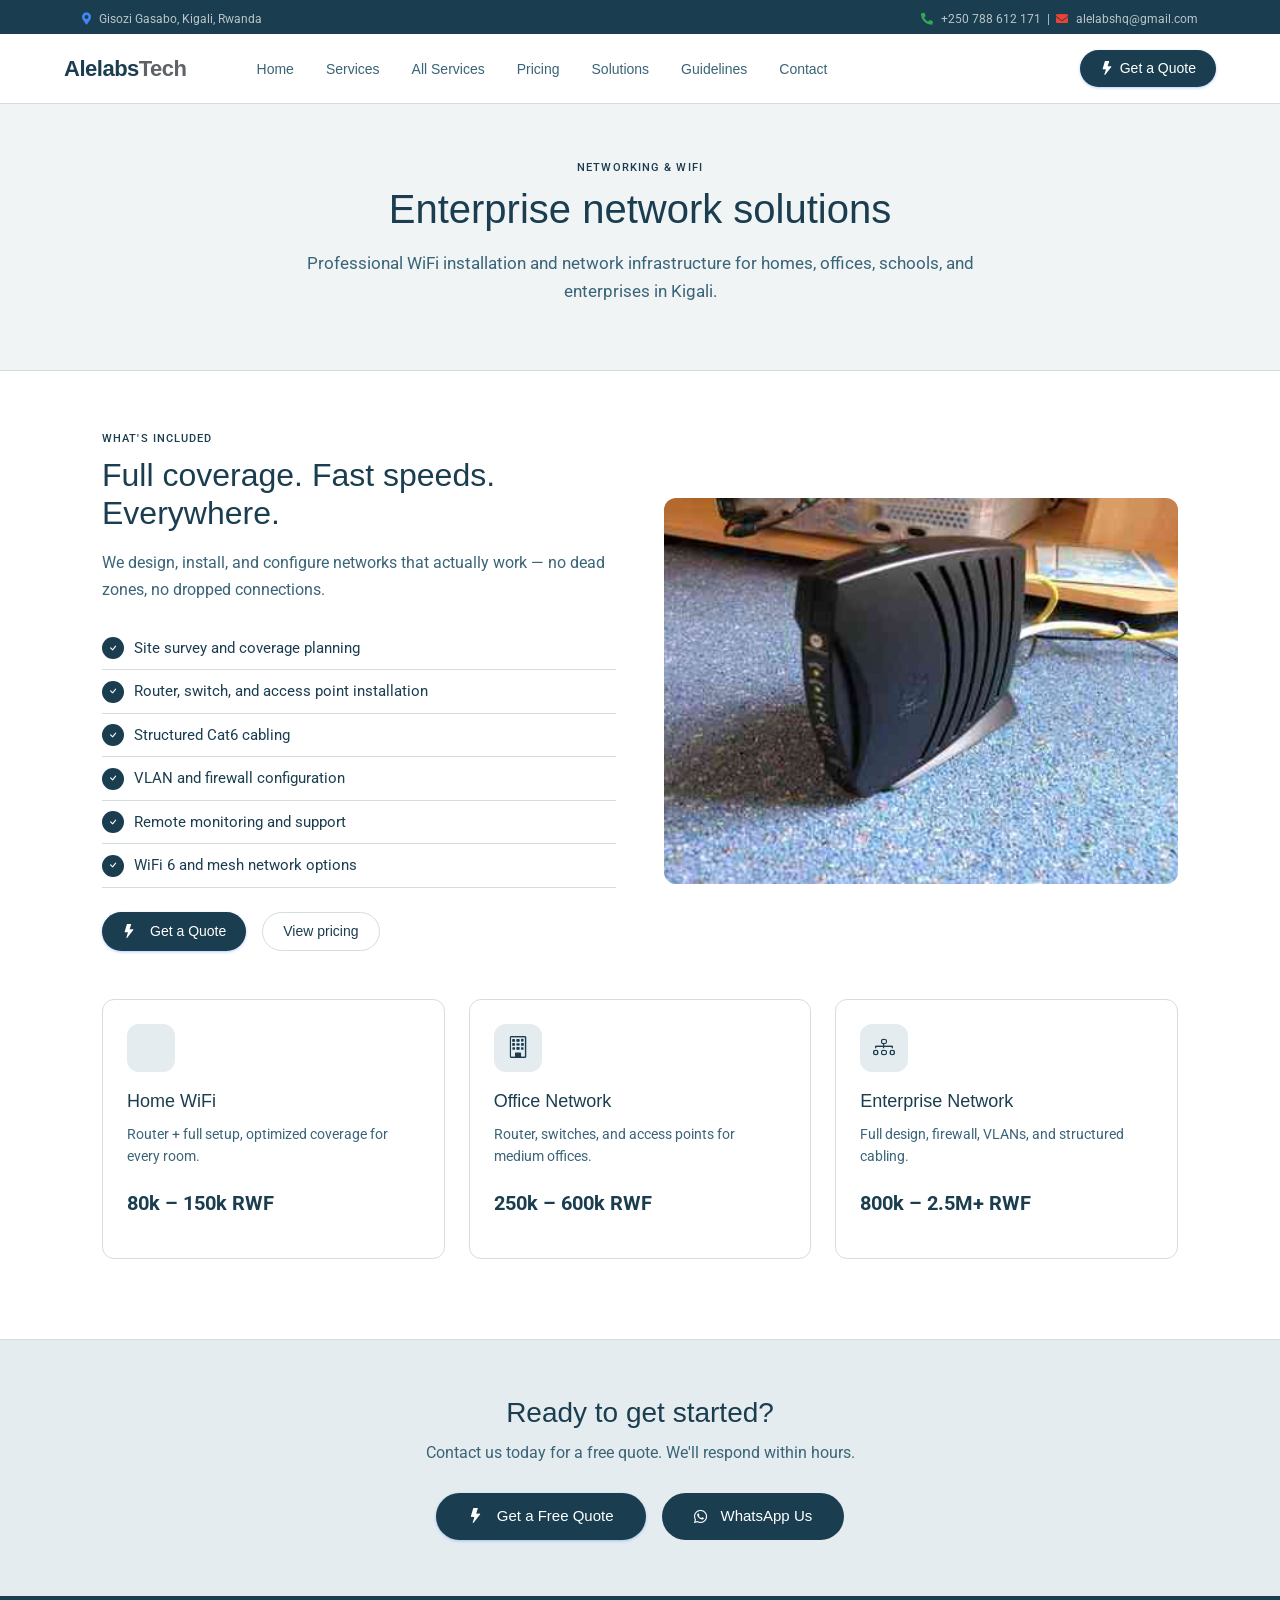
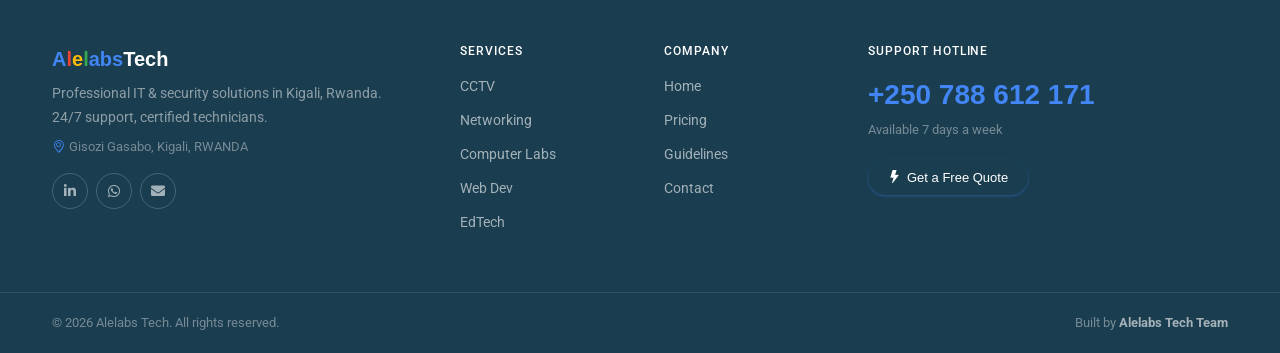
<file: service-networking.html>
<!DOCTYPE html>
<html lang="en">
<head>
  <meta charset="utf-8">
  <title>Network Solutions — Alelabs Tech</title>
  <meta name="viewport" content="width=device-width, initial-scale=1.0">
  <link rel="icon" href="img/logo.jpg">
  <link rel="preconnect" href="https://fonts.googleapis.com">
  <link rel="preconnect" href="https://fonts.gstatic.com" crossorigin>
  <link href="https://fonts.googleapis.com/css2?family=Google+Sans:wght@400;500;700&family=Roboto:wght@300;400;500&display=swap" rel="stylesheet">
  <link href="https://cdnjs.cloudflare.com/ajax/libs/font-awesome/5.15.4/css/all.min.css" rel="stylesheet">
  <link href="https://cdn.jsdelivr.net/npm/bootstrap-icons@1.10.5/font/bootstrap-icons.css" rel="stylesheet">
  <link href="https://cdn.jsdelivr.net/npm/bootstrap@5.3.0/dist/css/bootstrap.min.css" rel="stylesheet">
  <link rel="stylesheet" href="css/style.css">
</head>
<body><div style="background:var(--g-light);border-bottom:1px solid var(--g-border);padding:56px 0 48px;">
  <div class="container text-center" style="max-width:760px;">
    <div class="g-section-label">Networking & WiFi</div>
    <h1 style="font-family:'Google Sans',sans-serif;font-size:40px;font-weight:400;color:var(--g-dark);margin:8px 0 16px;">Enterprise network solutions</h1>
    <p style="font-size:17px;color:var(--g-mid);line-height:1.7;">Professional WiFi installation and network infrastructure for homes, offices, schools, and enterprises in Kigali.</p>
  </div>
</div>
<section class="g-section" style="padding-top:60px;">
  <div class="container" style="max-width:1100px;">
    <div class="row g-5 align-items-center mb-5">
      <div class="col-lg-6 order-2 order-lg-1">
        <div class="g-section-label">What's included</div>
        <h2 style="font-family:'Google Sans',sans-serif;font-size:32px;font-weight:400;color:var(--g-dark);margin:8px 0 16px;">Full coverage. Fast speeds. Everywhere.</h2>
        <p style="font-size:16px;color:var(--g-mid);line-height:1.7;margin-bottom:24px;">We design, install, and configure networks that actually work — no dead zones, no dropped connections.</p>
        <ul style="list-style:none;padding:0;margin:0;"><li style="display:flex;align-items:center;gap:10px;padding:10px 0;border-bottom:1px solid var(--g-border);font-size:15px;color:var(--g-dark);"><span style="width:22px;height:22px;border-radius:50%;background:var(--g-blue);display:flex;align-items:center;justify-content:center;flex-shrink:0;"><i class="bi bi-check" style="color:var(--g-white);font-size:12px;"></i></span>Site survey and coverage planning</li><li style="display:flex;align-items:center;gap:10px;padding:10px 0;border-bottom:1px solid var(--g-border);font-size:15px;color:var(--g-dark);"><span style="width:22px;height:22px;border-radius:50%;background:var(--g-blue);display:flex;align-items:center;justify-content:center;flex-shrink:0;"><i class="bi bi-check" style="color:var(--g-white);font-size:12px;"></i></span>Router, switch, and access point installation</li><li style="display:flex;align-items:center;gap:10px;padding:10px 0;border-bottom:1px solid var(--g-border);font-size:15px;color:var(--g-dark);"><span style="width:22px;height:22px;border-radius:50%;background:var(--g-blue);display:flex;align-items:center;justify-content:center;flex-shrink:0;"><i class="bi bi-check" style="color:var(--g-white);font-size:12px;"></i></span>Structured Cat6 cabling</li><li style="display:flex;align-items:center;gap:10px;padding:10px 0;border-bottom:1px solid var(--g-border);font-size:15px;color:var(--g-dark);"><span style="width:22px;height:22px;border-radius:50%;background:var(--g-blue);display:flex;align-items:center;justify-content:center;flex-shrink:0;"><i class="bi bi-check" style="color:var(--g-white);font-size:12px;"></i></span>VLAN and firewall configuration</li><li style="display:flex;align-items:center;gap:10px;padding:10px 0;border-bottom:1px solid var(--g-border);font-size:15px;color:var(--g-dark);"><span style="width:22px;height:22px;border-radius:50%;background:var(--g-blue);display:flex;align-items:center;justify-content:center;flex-shrink:0;"><i class="bi bi-check" style="color:var(--g-white);font-size:12px;"></i></span>Remote monitoring and support</li><li style="display:flex;align-items:center;gap:10px;padding:10px 0;border-bottom:1px solid var(--g-border);font-size:15px;color:var(--g-dark);"><span style="width:22px;height:22px;border-radius:50%;background:var(--g-blue);display:flex;align-items:center;justify-content:center;flex-shrink:0;"><i class="bi bi-check" style="color:var(--g-white);font-size:12px;"></i></span>WiFi 6 and mesh network options</li></ul>
        <div class="d-flex gap-3 mt-4 flex-wrap">
          <a href="index.html#book" class="btn-g btn-g-blue"><i class="bi bi-lightning-fill me-2"></i>Get a Quote</a>
          <a href="pricing.html" class="btn-g btn-g-outline">View pricing</a>
        </div>
      </div>
      <div class="col-lg-6 order-1 order-lg-2">
        <img src="img/wifirouter.jpg" alt="Networking" style="width:100%;border-radius:12px;object-fit:cover;aspect-ratio:4/3;">
      </div>
    </div>
    <div class="row g-4">
      <div class="col-lg-4"><div class="g-card"><div class="g-card-body"><div class="g-card-icon" style="background:var(--g-blue-bg);"><i class="bi bi-house-wifi" style="color:var(--g-blue);"></i></div><div class="g-card-title">Home WiFi</div><p class="g-card-text">Router + full setup, optimized coverage for every room.</p><p style="font-size:20px;font-weight:700;color:var(--g-blue);">80k – 150k RWF</p></div></div></div>
      <div class="col-lg-4"><div class="g-card"><div class="g-card-body"><div class="g-card-icon" style="background:var(--g-blue-bg);"><i class="bi bi-building" style="color:var(--g-blue);"></i></div><div class="g-card-title">Office Network</div><p class="g-card-text">Router, switches, and access points for medium offices.</p><p style="font-size:20px;font-weight:700;color:var(--g-blue);">250k – 600k RWF</p></div></div></div>
      <div class="col-lg-4"><div class="g-card"><div class="g-card-body"><div class="g-card-icon" style="background:var(--g-blue-bg);"><i class="bi bi-diagram-3" style="color:var(--g-blue);"></i></div><div class="g-card-title">Enterprise Network</div><p class="g-card-text">Full design, firewall, VLANs, and structured cabling.</p><p style="font-size:20px;font-weight:700;color:var(--g-blue);">800k – 2.5M+ RWF</p></div></div></div>
    </div>
  </div>
</section><section style="background:var(--g-blue-bg);border-top:1px solid var(--g-border);padding:56px 0;">
  <div class="container text-center" style="max-width:600px;">
    <h2 style="font-family:'Google Sans',sans-serif;font-size:28px;font-weight:500;color:var(--g-dark);margin-bottom:12px;">Ready to get started?</h2>
    <p style="font-size:16px;color:var(--g-mid);margin-bottom:28px;">Contact us today for a free quote. We'll respond within hours.</p>
    <div class="d-flex gap-3 justify-content-center flex-wrap">
      <a href="index.html#book" class="btn-g btn-g-blue" style="padding:12px 32px;font-size:15px;"><i class="bi bi-lightning-fill me-2"></i>Get a Free Quote</a>
      <a href="https://wa.me/250788612171" target="_blank" class="btn-g btn-g-green" style="padding:12px 32px;font-size:15px;"><i class="fab fa-whatsapp me-2"></i>WhatsApp Us</a>
    </div>
  </div>
</section><script src="https://code.jquery.com/jquery-3.6.0.min.js"></script>
<script src="https://cdn.jsdelivr.net/npm/bootstrap@5.3.0/dist/js/bootstrap.bundle.min.js"></script>
<script src="js/components.js"></script></body>
</html>
</file>
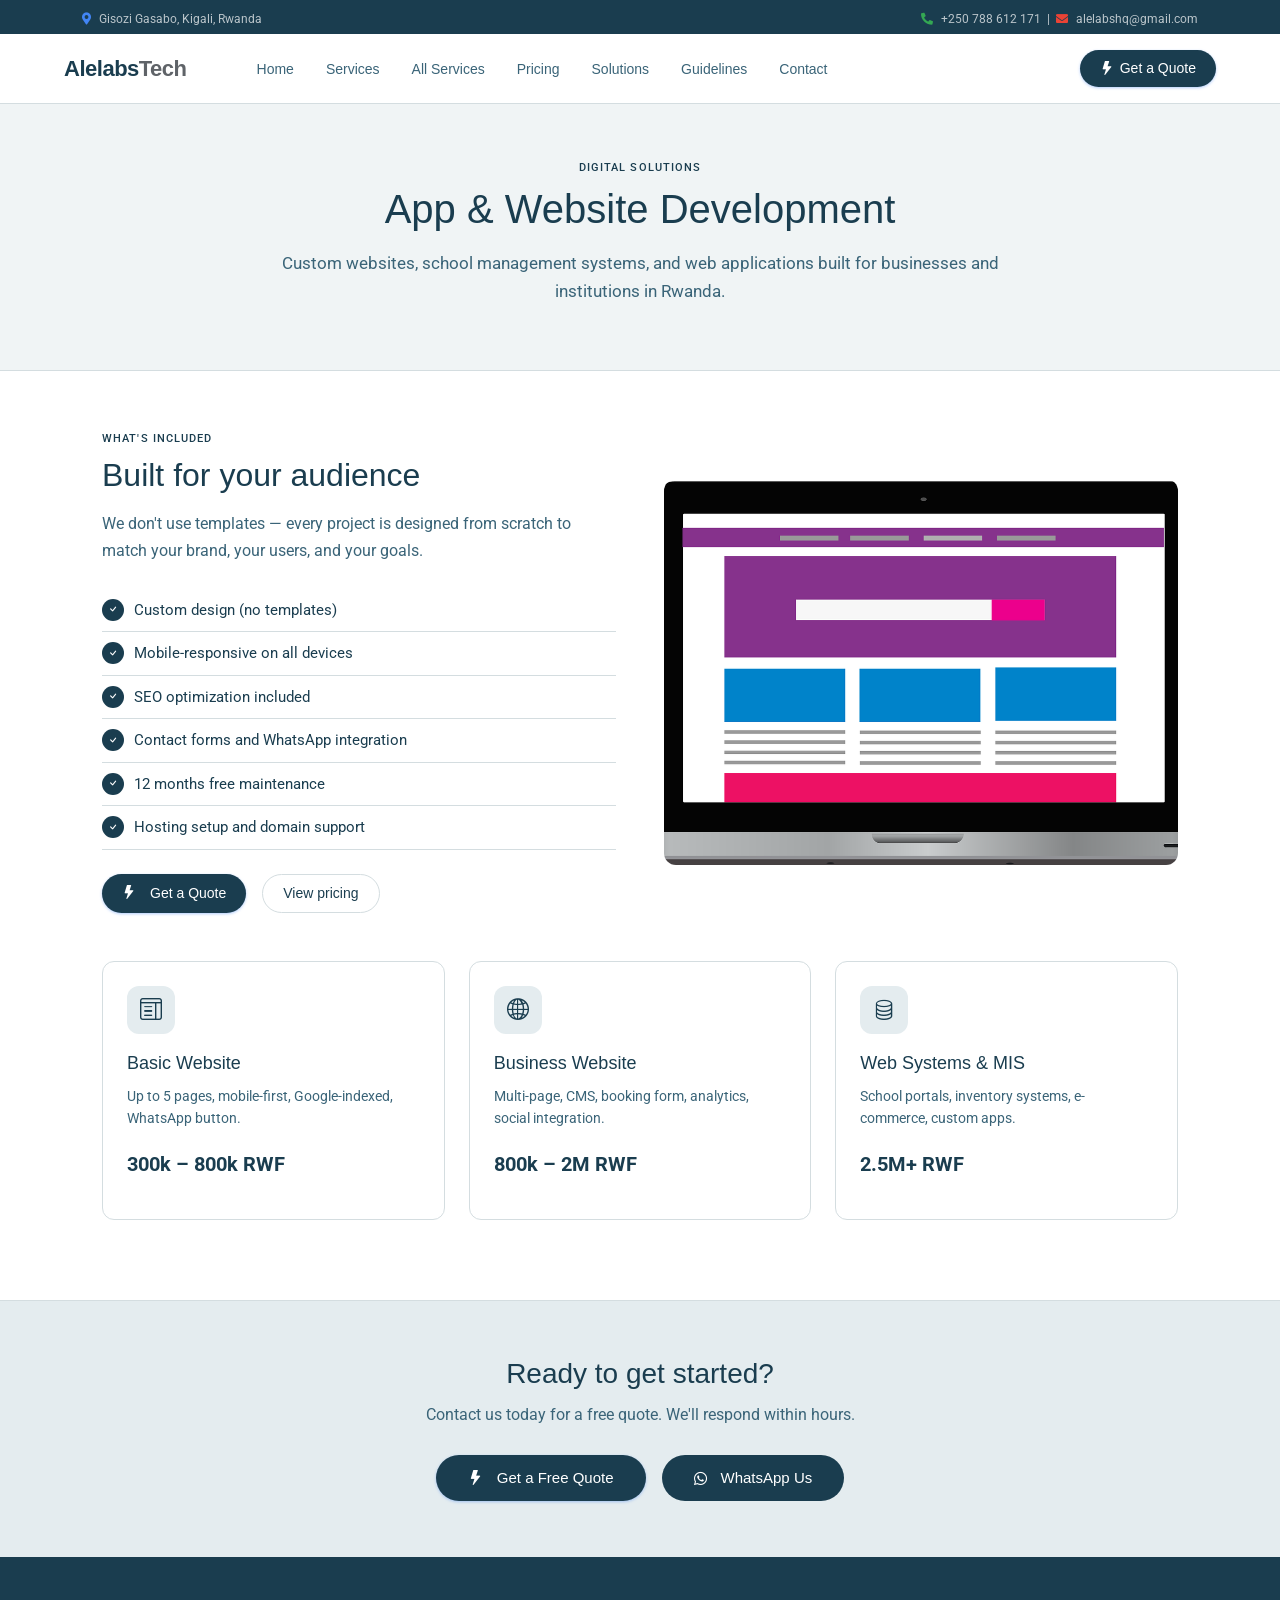
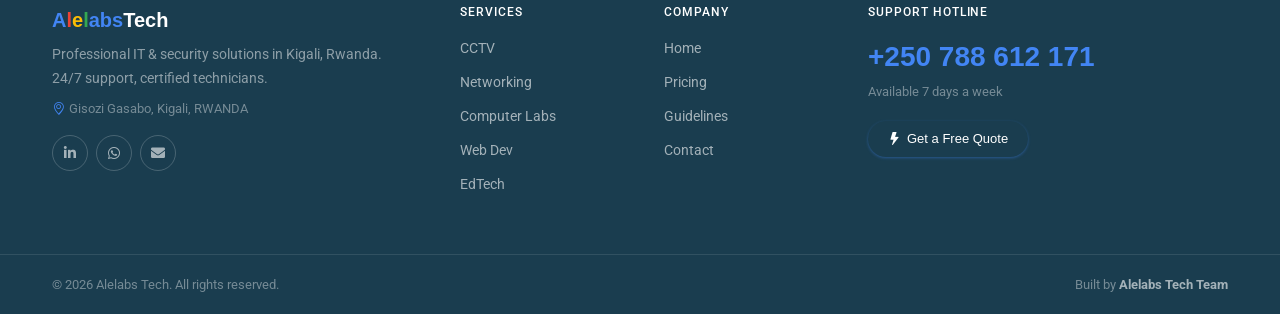
<file: service-website.html>
<!DOCTYPE html>
<html lang="en">
<head>
  <meta charset="utf-8">
  <title>Web & App Development — Alelabs Tech</title>
  <meta name="viewport" content="width=device-width, initial-scale=1.0">
  <link rel="icon" href="img/logo.jpg">
  <link rel="preconnect" href="https://fonts.googleapis.com">
  <link rel="preconnect" href="https://fonts.gstatic.com" crossorigin>
  <link href="https://fonts.googleapis.com/css2?family=Google+Sans:wght@400;500;700&family=Roboto:wght@300;400;500&display=swap" rel="stylesheet">
  <link href="https://cdnjs.cloudflare.com/ajax/libs/font-awesome/5.15.4/css/all.min.css" rel="stylesheet">
  <link href="https://cdn.jsdelivr.net/npm/bootstrap-icons@1.10.5/font/bootstrap-icons.css" rel="stylesheet">
  <link href="https://cdn.jsdelivr.net/npm/bootstrap@5.3.0/dist/css/bootstrap.min.css" rel="stylesheet">
  <link rel="stylesheet" href="css/style.css">
</head>
<body><div style="background:var(--g-light);border-bottom:1px solid var(--g-border);padding:56px 0 48px;">
  <div class="container text-center" style="max-width:760px;">
    <div class="g-section-label">Digital Solutions</div>
    <h1 style="font-family:'Google Sans',sans-serif;font-size:40px;font-weight:400;color:var(--g-dark);margin:8px 0 16px;">App & Website Development</h1>
    <p style="font-size:17px;color:var(--g-mid);line-height:1.7;">Custom websites, school management systems, and web applications built for businesses and institutions in Rwanda.</p>
  </div>
</div>
<section class="g-section" style="padding-top:60px;">
  <div class="container" style="max-width:1100px;">
    <div class="row g-5 align-items-center mb-5">
      <div class="col-lg-6 order-2 order-lg-1">
        <div class="g-section-label">What's included</div>
        <h2 style="font-family:'Google Sans',sans-serif;font-size:32px;font-weight:400;color:var(--g-dark);margin:8px 0 16px;">Built for your audience</h2>
        <p style="font-size:16px;color:var(--g-mid);line-height:1.7;margin-bottom:24px;">We don't use templates — every project is designed from scratch to match your brand, your users, and your goals.</p>
        <ul style="list-style:none;padding:0;margin:0;"><li style="display:flex;align-items:center;gap:10px;padding:10px 0;border-bottom:1px solid var(--g-border);font-size:15px;color:var(--g-dark);"><span style="width:22px;height:22px;border-radius:50%;background:var(--g-blue);display:flex;align-items:center;justify-content:center;flex-shrink:0;"><i class="bi bi-check" style="color:var(--g-white);font-size:12px;"></i></span>Custom design (no templates)</li><li style="display:flex;align-items:center;gap:10px;padding:10px 0;border-bottom:1px solid var(--g-border);font-size:15px;color:var(--g-dark);"><span style="width:22px;height:22px;border-radius:50%;background:var(--g-blue);display:flex;align-items:center;justify-content:center;flex-shrink:0;"><i class="bi bi-check" style="color:var(--g-white);font-size:12px;"></i></span>Mobile-responsive on all devices</li><li style="display:flex;align-items:center;gap:10px;padding:10px 0;border-bottom:1px solid var(--g-border);font-size:15px;color:var(--g-dark);"><span style="width:22px;height:22px;border-radius:50%;background:var(--g-blue);display:flex;align-items:center;justify-content:center;flex-shrink:0;"><i class="bi bi-check" style="color:var(--g-white);font-size:12px;"></i></span>SEO optimization included</li><li style="display:flex;align-items:center;gap:10px;padding:10px 0;border-bottom:1px solid var(--g-border);font-size:15px;color:var(--g-dark);"><span style="width:22px;height:22px;border-radius:50%;background:var(--g-blue);display:flex;align-items:center;justify-content:center;flex-shrink:0;"><i class="bi bi-check" style="color:var(--g-white);font-size:12px;"></i></span>Contact forms and WhatsApp integration</li><li style="display:flex;align-items:center;gap:10px;padding:10px 0;border-bottom:1px solid var(--g-border);font-size:15px;color:var(--g-dark);"><span style="width:22px;height:22px;border-radius:50%;background:var(--g-blue);display:flex;align-items:center;justify-content:center;flex-shrink:0;"><i class="bi bi-check" style="color:var(--g-white);font-size:12px;"></i></span>12 months free maintenance</li><li style="display:flex;align-items:center;gap:10px;padding:10px 0;border-bottom:1px solid var(--g-border);font-size:15px;color:var(--g-dark);"><span style="width:22px;height:22px;border-radius:50%;background:var(--g-blue);display:flex;align-items:center;justify-content:center;flex-shrink:0;"><i class="bi bi-check" style="color:var(--g-white);font-size:12px;"></i></span>Hosting setup and domain support</li></ul>
        <div class="d-flex gap-3 mt-4 flex-wrap">
          <a href="index.html#book" class="btn-g btn-g-blue"><i class="bi bi-lightning-fill me-2"></i>Get a Quote</a>
          <a href="pricing.html" class="btn-g btn-g-outline">View pricing</a>
        </div>
      </div>
      <div class="col-lg-6 order-1 order-lg-2">
        <img src="img/webdev.png" alt="Web Development" style="width:100%;border-radius:12px;object-fit:cover;aspect-ratio:4/3;">
      </div>
    </div>
    <div class="row g-4">
      <div class="col-lg-4"><div class="g-card"><div class="g-card-body"><div class="g-card-icon" style="background:var(--g-blue-bg);"><i class="bi bi-layout-text-window" style="color:var(--g-blue);"></i></div><div class="g-card-title">Basic Website</div><p class="g-card-text">Up to 5 pages, mobile-first, Google-indexed, WhatsApp button.</p><p style="font-size:20px;font-weight:700;color:var(--g-blue);">300k – 800k RWF</p></div></div></div>
      <div class="col-lg-4"><div class="g-card"><div class="g-card-body"><div class="g-card-icon" style="background:var(--g-blue-bg);"><i class="bi bi-globe2" style="color:var(--g-blue);"></i></div><div class="g-card-title">Business Website</div><p class="g-card-text">Multi-page, CMS, booking form, analytics, social integration.</p><p style="font-size:20px;font-weight:700;color:var(--g-blue);">800k – 2M RWF</p></div></div></div>
      <div class="col-lg-4"><div class="g-card"><div class="g-card-body"><div class="g-card-icon" style="background:var(--g-blue-bg);"><i class="bi bi-database" style="color:var(--g-blue);"></i></div><div class="g-card-title">Web Systems & MIS</div><p class="g-card-text">School portals, inventory systems, e-commerce, custom apps.</p><p style="font-size:20px;font-weight:700;color:var(--g-blue);">2.5M+ RWF</p></div></div></div>
    </div>
  </div>
</section><section style="background:var(--g-blue-bg);border-top:1px solid var(--g-border);padding:56px 0;">
  <div class="container text-center" style="max-width:600px;">
    <h2 style="font-family:'Google Sans',sans-serif;font-size:28px;font-weight:500;color:var(--g-dark);margin-bottom:12px;">Ready to get started?</h2>
    <p style="font-size:16px;color:var(--g-mid);margin-bottom:28px;">Contact us today for a free quote. We'll respond within hours.</p>
    <div class="d-flex gap-3 justify-content-center flex-wrap">
      <a href="index.html#book" class="btn-g btn-g-blue" style="padding:12px 32px;font-size:15px;"><i class="bi bi-lightning-fill me-2"></i>Get a Free Quote</a>
      <a href="https://wa.me/250788612171" target="_blank" class="btn-g btn-g-green" style="padding:12px 32px;font-size:15px;"><i class="fab fa-whatsapp me-2"></i>WhatsApp Us</a>
    </div>
  </div>
</section><script src="https://code.jquery.com/jquery-3.6.0.min.js"></script>
<script src="https://cdn.jsdelivr.net/npm/bootstrap@5.3.0/dist/js/bootstrap.bundle.min.js"></script>
<script src="js/components.js"></script></body>
</html>
</file>
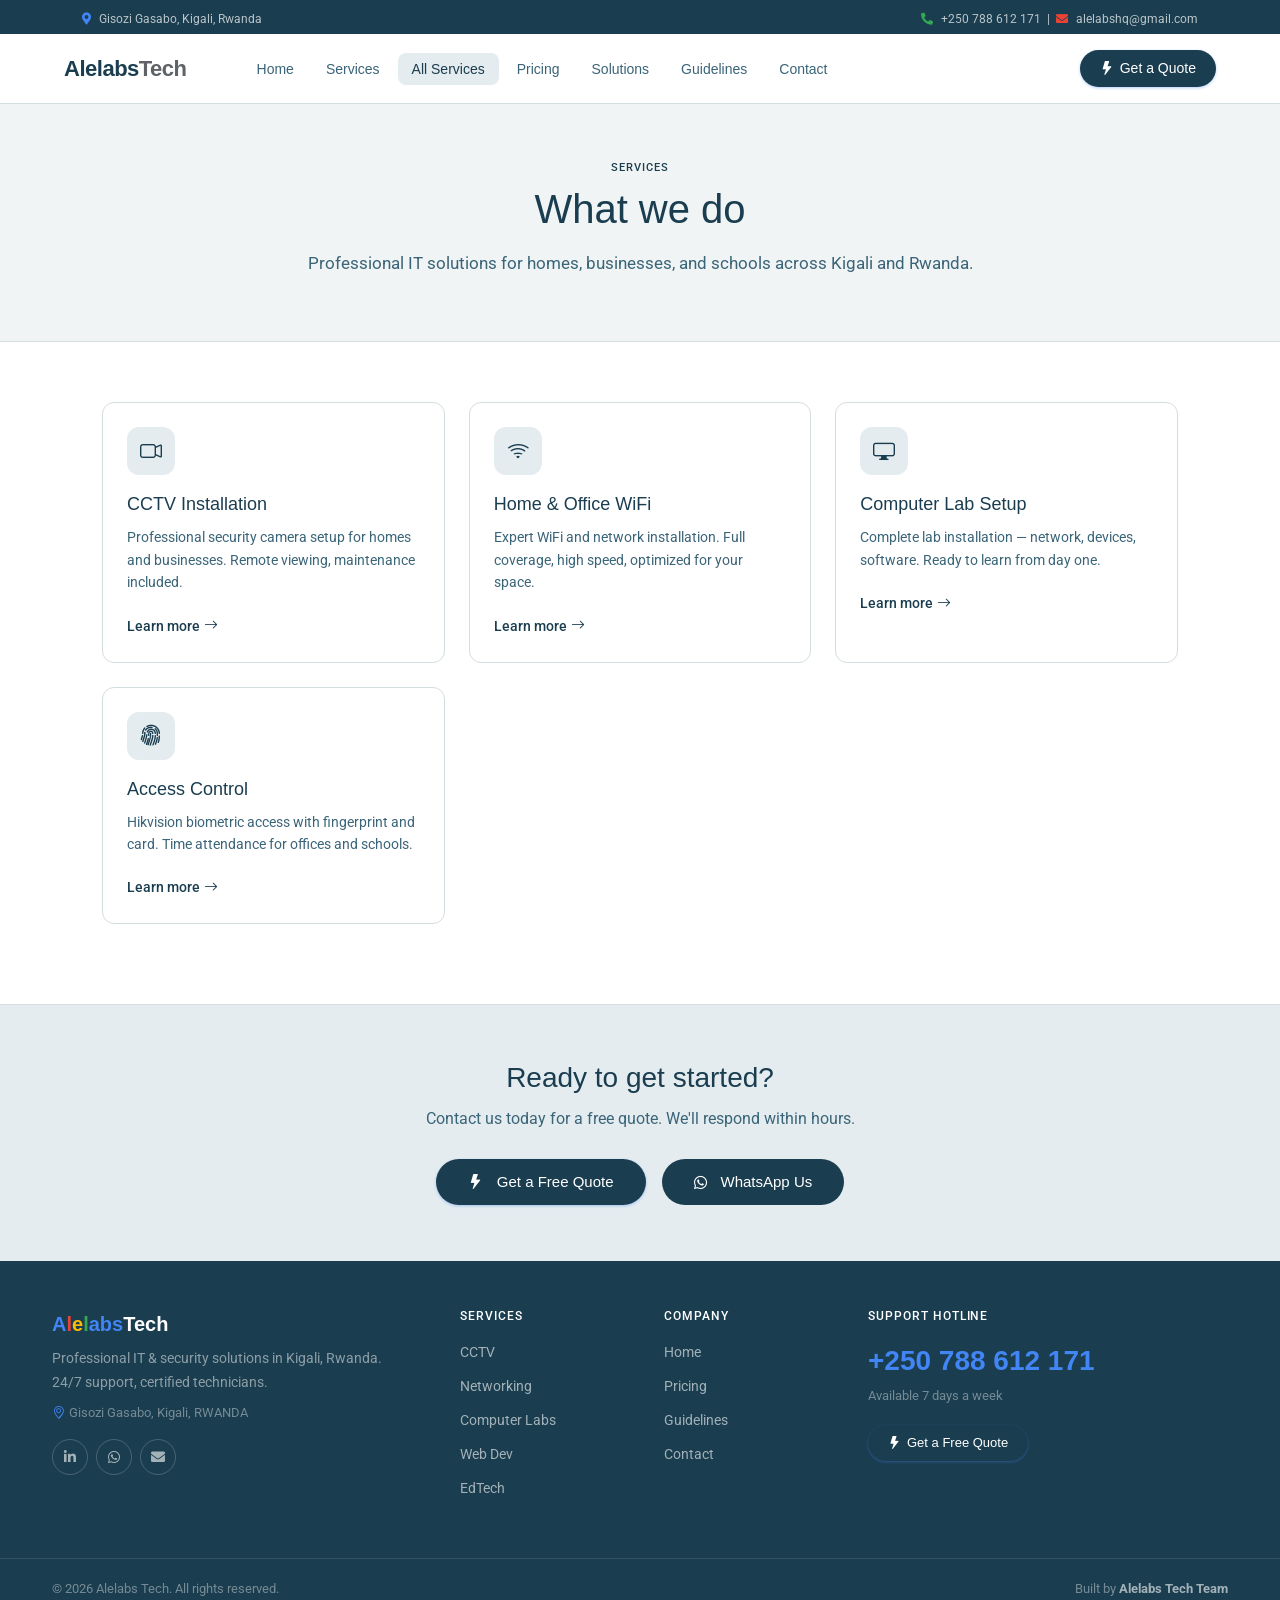
<file: service.html>
<!DOCTYPE html>
<html lang="en">
<head>
  <meta charset="utf-8">
  <title>Our Services — Alelabs Tech</title>
  <meta name="viewport" content="width=device-width, initial-scale=1.0">
  <link rel="icon" href="img/logo.jpg">
  <link rel="preconnect" href="https://fonts.googleapis.com">
  <link rel="preconnect" href="https://fonts.gstatic.com" crossorigin>
  <link href="https://fonts.googleapis.com/css2?family=Google+Sans:wght@400;500;700&family=Roboto:wght@300;400;500&display=swap" rel="stylesheet">
  <link href="https://cdnjs.cloudflare.com/ajax/libs/font-awesome/5.15.4/css/all.min.css" rel="stylesheet">
  <link href="https://cdn.jsdelivr.net/npm/bootstrap-icons@1.10.5/font/bootstrap-icons.css" rel="stylesheet">
  <link href="https://cdn.jsdelivr.net/npm/bootstrap@5.3.0/dist/css/bootstrap.min.css" rel="stylesheet">
  <link rel="stylesheet" href="css/style.css">
</head>
<body><div style="background:var(--g-light);border-bottom:1px solid var(--g-border);padding:56px 0 48px;">
  <div class="container text-center" style="max-width:760px;">
    <div class="g-section-label">Services</div>
    <h1 style="font-family:'Google Sans',sans-serif;font-size:40px;font-weight:400;color:var(--g-dark);margin:8px 0 16px;">What we do</h1>
    <p style="font-size:17px;color:var(--g-mid);line-height:1.7;">Professional IT solutions for homes, businesses, and schools across Kigali and Rwanda.</p>
  </div>
</div>
<section class="g-section" style="padding-top:60px;">
  <div class="container" style="max-width:1100px;">
    <div class="row g-4"><div class="col-lg-4 col-md-6">
  <div class="g-card">
    <div class="g-card-body">
      <div class="g-card-icon" style="background:var(--g-blue-bg);"><i class="bi bi-camera-video" style="color:var(--g-blue);font-size:22px;"></i></div>
      <div class="g-card-title">CCTV Installation</div>
      <p class="g-card-text">Professional security camera setup for homes and businesses. Remote viewing, maintenance included.</p>
      <a href="service-cctv.html" class="g-card-link">Learn more <i class="bi bi-arrow-right"></i></a>
    </div>
  </div>
</div><div class="col-lg-4 col-md-6">
  <div class="g-card">
    <div class="g-card-body">
      <div class="g-card-icon" style="background:var(--g-blue-bg);"><i class="bi bi-wifi" style="color:var(--g-blue);font-size:22px;"></i></div>
      <div class="g-card-title">Home & Office WiFi</div>
      <p class="g-card-text">Expert WiFi and network installation. Full coverage, high speed, optimized for your space.</p>
      <a href="service-networking.html" class="g-card-link">Learn more <i class="bi bi-arrow-right"></i></a>
    </div>
  </div>
</div><div class="col-lg-4 col-md-6">
  <div class="g-card">
    <div class="g-card-body">
      <div class="g-card-icon" style="background:var(--g-blue-bg);"><i class="bi bi-display" style="color:var(--g-blue);font-size:22px;"></i></div>
      <div class="g-card-title">Computer Lab Setup</div>
      <p class="g-card-text">Complete lab installation — network, devices, software. Ready to learn from day one.</p>
      <a href="service-lab.html" class="g-card-link">Learn more <i class="bi bi-arrow-right"></i></a>
    </div>
  </div>
</div><div class="col-lg-4 col-md-6">
  <div class="g-card">
    <div class="g-card-body">
      <div class="g-card-icon" style="background:var(--g-blue-bg);"><i class="bi bi-fingerprint" style="color:var(--g-blue);font-size:22px;"></i></div>
      <div class="g-card-title">Access Control</div>
      <p class="g-card-text">Hikvision biometric access with fingerprint and card. Time attendance for offices and schools.</p>
      <a href="contact.html" class="g-card-link">Learn more <i class="bi bi-arrow-right"></i></a>
    </div>
  </div>
<!-- </div><div class="col-lg-4 col-md-6">
  <div class="g-card">
    <div class="g-card-body">
      <div class="g-card-icon" style="background:var(--g-blue-bg);"><i class="bi bi-code-slash" style="color:var(--g-blue);font-size:22px;"></i></div>
      <div class="g-card-title">App & Web Development</div>
      <p class="g-card-text">Custom websites, school portals, MIS systems, and web apps built for Rwandan institutions.</p>
      <a href="service-website.html" class="g-card-link">Learn more <i class="bi bi-arrow-right"></i></a>
    </div>
  </div>
</div><div class="col-lg-4 col-md-6">
  <div class="g-card">
    <div class="g-card-body">
      <div class="g-card-icon" style="background:var(--g-blue-bg);"><i class="bi bi-robot" style="color:var(--g-blue);font-size:22px;"></i></div>
      <div class="g-card-title">Robotics & EdTech</div>
      <p class="g-card-text">Full robotics lab setup for schools — hardware, software, and STEM curriculum support.</p>
      <a href="solutions.html" class="g-card-link">Learn more <i class="bi bi-arrow-right"></i></a>
    </div>
  </div> -->
</div></div>
  </div>
</section><section style="background:var(--g-blue-bg);border-top:1px solid var(--g-border);padding:56px 0;">
  <div class="container text-center" style="max-width:600px;">
    <h2 style="font-family:'Google Sans',sans-serif;font-size:28px;font-weight:500;color:var(--g-dark);margin-bottom:12px;">Ready to get started?</h2>
    <p style="font-size:16px;color:var(--g-mid);margin-bottom:28px;">Contact us today for a free quote. We'll respond within hours.</p>
    <div class="d-flex gap-3 justify-content-center flex-wrap">
      <a href="index.html#book" class="btn-g btn-g-blue" style="padding:12px 32px;font-size:15px;"><i class="bi bi-lightning-fill me-2"></i>Get a Free Quote</a>
      <a href="https://wa.me/250788612171" target="_blank" class="btn-g btn-g-green" style="padding:12px 32px;font-size:15px;"><i class="fab fa-whatsapp me-2"></i>WhatsApp Us</a>
    </div>
  </div>
</section><script src="https://code.jquery.com/jquery-3.6.0.min.js"></script>
<script src="https://cdn.jsdelivr.net/npm/bootstrap@5.3.0/dist/js/bootstrap.bundle.min.js"></script>
<script src="js/components.js"></script></body>
</html>
</file>
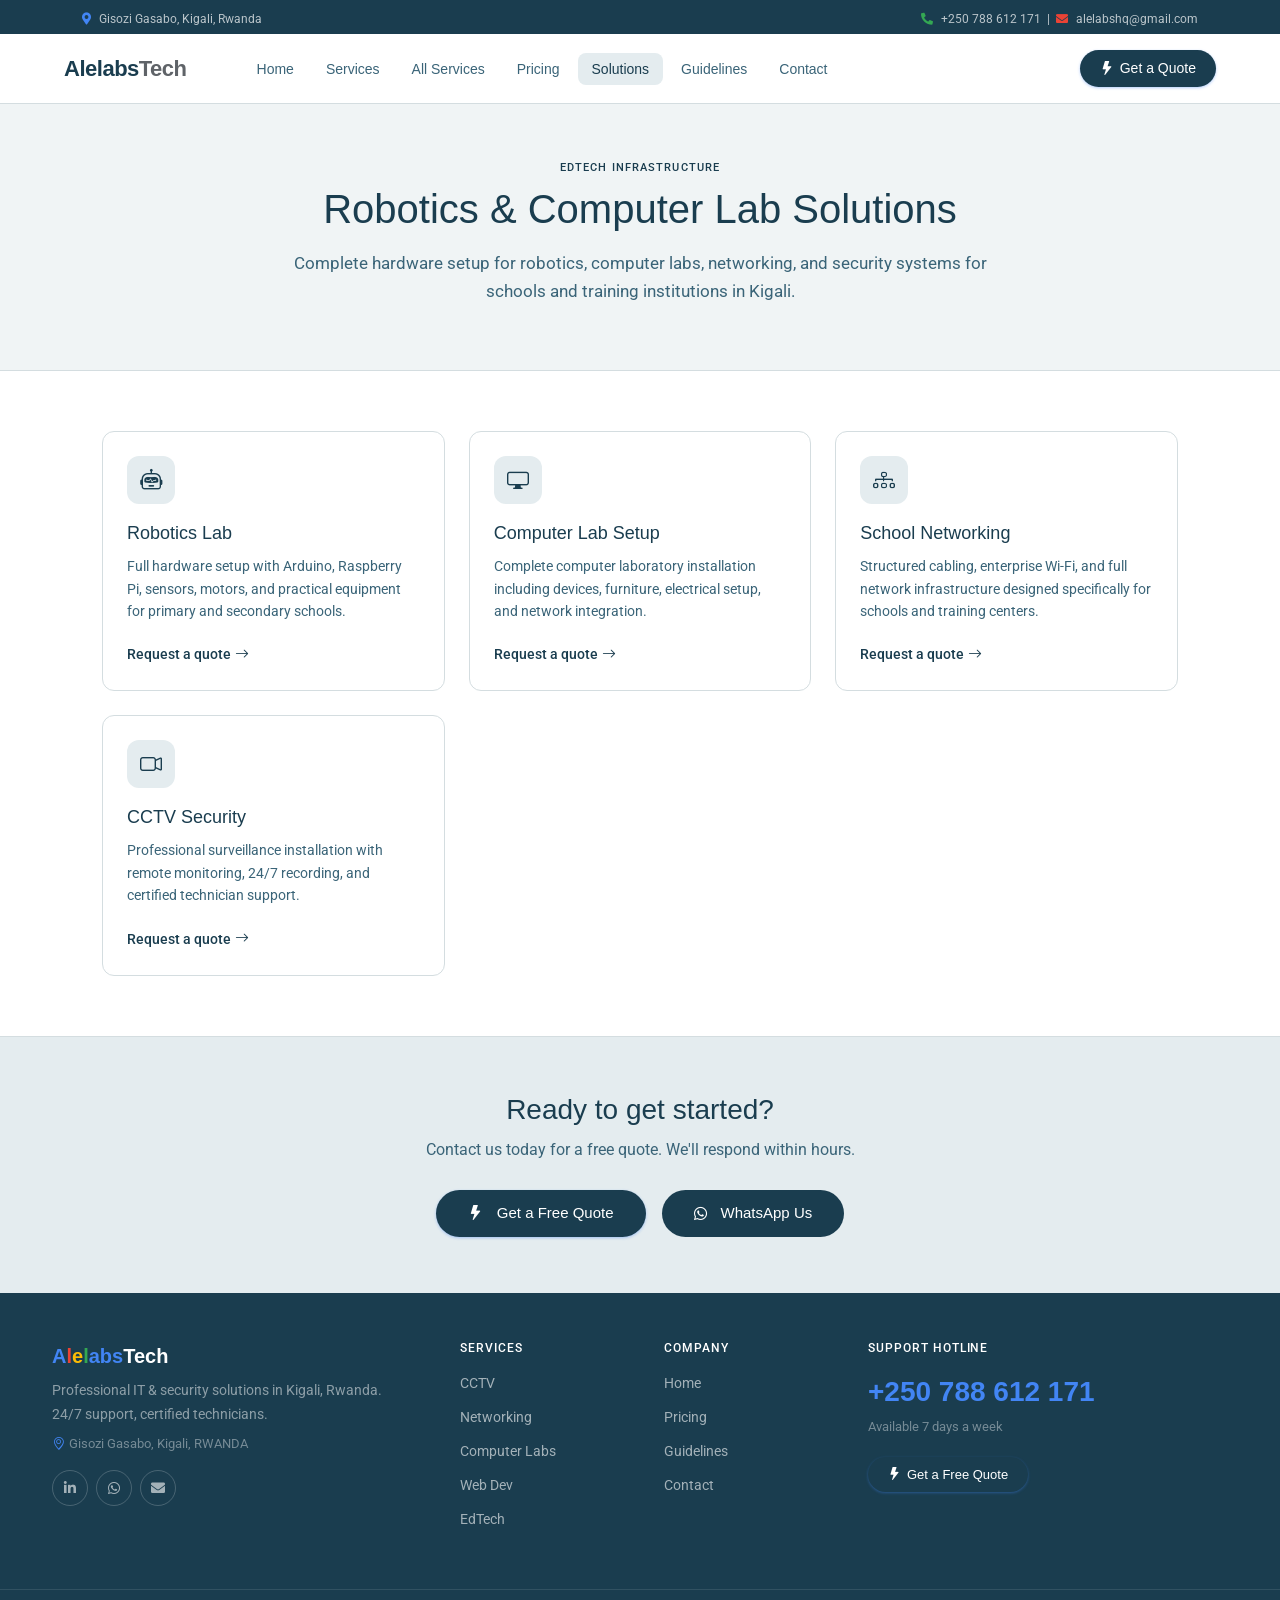
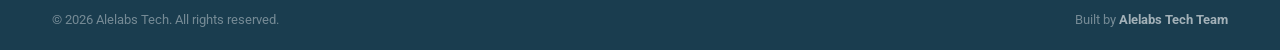
<file: solutions.html>
<!DOCTYPE html>
<html lang="en">
<head>
  <meta charset="utf-8">
  <title>EdTech Solutions — Alelabs Tech</title>
  <meta name="viewport" content="width=device-width, initial-scale=1.0">
  <link rel="icon" href="img/logo.jpg">
  <link rel="preconnect" href="https://fonts.googleapis.com">
  <link rel="preconnect" href="https://fonts.gstatic.com" crossorigin>
  <link href="https://fonts.googleapis.com/css2?family=Google+Sans:wght@400;500;700&family=Roboto:wght@300;400;500&display=swap" rel="stylesheet">
  <link href="https://cdnjs.cloudflare.com/ajax/libs/font-awesome/5.15.4/css/all.min.css" rel="stylesheet">
  <link href="https://cdn.jsdelivr.net/npm/bootstrap-icons@1.10.5/font/bootstrap-icons.css" rel="stylesheet">
  <link href="https://cdn.jsdelivr.net/npm/bootstrap@5.3.0/dist/css/bootstrap.min.css" rel="stylesheet">
  <link rel="stylesheet" href="css/style.css">
</head>
<body>

<!-- Hero Header -->
<div style="background:var(--g-light);border-bottom:1px solid var(--g-border);padding:56px 0 48px;">
  <div class="container text-center" style="max-width:760px;">
    <div class="g-section-label">EdTech Infrastructure</div>
    <h1 style="font-family:'Google Sans',sans-serif;font-size:40px;font-weight:400;color:var(--g-dark);margin:8px 0 16px;">Robotics & Computer Lab Solutions</h1>
    <p style="font-size:17px;color:var(--g-mid);line-height:1.7;">Complete hardware setup for robotics, computer labs, networking, and security systems for schools and training institutions in Kigali.</p>
  </div>
</div>

<!-- 4-Card Services Grid -->
<section class="g-section" style="padding-top:60px;padding-bottom:60px;">
  <div class="container" style="max-width:1100px;">
    <div class="row g-4">
      <div class="col-lg-4 col-md-6">
        <div class="g-card">
          <div class="g-card-body">
            <div class="g-card-icon" style="background:var(--g-blue-bg);">
              <i class="bi bi-robot" style="color:var(--g-blue);"></i>
            </div>
            <div class="g-card-title">Robotics Lab</div>
            <p class="g-card-text">Full hardware setup with Arduino, Raspberry Pi, sensors, motors, and practical equipment for primary and secondary schools.</p>
            <a href="index.html#book" class="g-card-link">Request a quote <i class="bi bi-arrow-right"></i></a>
          </div>
        </div>
      </div>
      
      <div class="col-lg-4 col-md-6">
        <div class="g-card">
          <div class="g-card-body">
            <div class="g-card-icon" style="background:var(--g-blue-bg);">
              <i class="bi bi-display" style="color:var(--g-blue);"></i>
            </div>
            <div class="g-card-title">Computer Lab Setup</div>
            <p class="g-card-text">Complete computer laboratory installation including devices, furniture, electrical setup, and network integration.</p>
            <a href="index.html#book" class="g-card-link">Request a quote <i class="bi bi-arrow-right"></i></a>
          </div>
        </div>
      </div>
      
      <div class="col-lg-4 col-md-6">
        <div class="g-card">
          <div class="g-card-body">
            <div class="g-card-icon" style="background:var(--g-blue-bg);">
              <i class="bi bi-diagram-3" style="color:var(--g-blue);"></i>
            </div>
            <div class="g-card-title">School Networking</div>
            <p class="g-card-text">Structured cabling, enterprise Wi-Fi, and full network infrastructure designed specifically for schools and training centers.</p>
            <a href="index.html#book" class="g-card-link">Request a quote <i class="bi bi-arrow-right"></i></a>
          </div>
        </div>
      </div>
      
      <div class="col-lg-4 col-md-6">
        <div class="g-card">
          <div class="g-card-body">
            <div class="g-card-icon" style="background:var(--g-blue-bg);">
              <i class="bi bi-camera-video" style="color:var(--g-blue);"></i>
            </div>
            <div class="g-card-title">CCTV Security</div>
            <p class="g-card-text">Professional surveillance installation with remote monitoring, 24/7 recording, and certified technician support.</p>
            <a href="index.html#book" class="g-card-link">Request a quote <i class="bi bi-arrow-right"></i></a>
          </div>
        </div>
      </div>
    </div>
  </div>
</section>

<!-- CTA Footer -->
<section style="background:var(--g-blue-bg);border-top:1px solid var(--g-border);padding:56px 0;">
  <div class="container text-center" style="max-width:600px;">
    <h2 style="font-family:'Google Sans',sans-serif;font-size:28px;font-weight:500;color:var(--g-dark);margin-bottom:12px;">Ready to get started?</h2>
    <p style="font-size:16px;color:var(--g-mid);margin-bottom:28px;">Contact us today for a free quote. We'll respond within hours.</p>
    <div class="d-flex gap-3 justify-content-center flex-wrap">
      <a href="index.html#book" class="btn-g btn-g-blue" style="padding:12px 32px;font-size:15px;"><i class="bi bi-lightning-fill me-2"></i>Get a Free Quote</a>
      <a href="https://wa.me/250788612171" target="_blank" class="btn-g btn-g-green" style="padding:12px 32px;font-size:15px;"><i class="fab fa-whatsapp me-2"></i>WhatsApp Us</a>
    </div>
  </div>
</section>

<script src="https://code.jquery.com/jquery-3.6.0.min.js"></script>
<script src="https://cdn.jsdelivr.net/npm/bootstrap@5.3.0/dist/js/bootstrap.bundle.min.js"></script>
<script src="js/components.js"></script>
</body>
</html>
</file>
<file: css/style.css>
/* =========================================
   ALELABS TECH — Google-Inspired Design
   ========================================= */

@import url('https://fonts.googleapis.com/css2?family=Google+Sans:wght@400;500;700&family=Roboto:wght@300;400;500;700&display=swap');

:root {
  --g-blue:   #1A3D4F;
  --g-red:    #1A3D4F;
  --g-yellow: #1A3D4F;
  --g-green:  #1A3D4F;
  --g-dark:   #1A3D4F;
  --g-mid:    #3A6478;
  --g-light:  #F0F4F5;
  --g-white:  #FFFFFF;
  --g-border: #D4DDE0;
  --g-blue-bg:#E4ECEF;
  --g-shadow: 0 1px 3px rgba(60,64,67,.15), 0 4px 8px rgba(60,64,67,.10);
  --g-shadow-hover: 0 1px 3px rgba(60,64,67,.20), 0 8px 24px rgba(60,64,67,.15);
  --g-radius: 8px;
  --g-radius-lg: 12px;
  --g-radius-pill: 24px;
}

*, *::before, *::after { box-sizing: border-box; }

body {
  font-family: 'Roboto', sans-serif;
  color: var(--g-dark);
  background: var(--g-white);
  margin: 0;
  -webkit-font-smoothing: antialiased;
}

h1, h2, h3, h4, h5, .brand-name {
  font-family: 'Google Sans', 'Roboto', sans-serif;
  font-weight: 500;
}

/* ---- SPINNER ---- */
#spinner {
  position: fixed; inset: 0; background: #fff;
  display: flex; align-items: center; justify-content: center;
  z-index: 9999; transition: opacity .4s;
}
#spinner.hide { opacity: 0; pointer-events: none; }

.g-spinner {
  width: 40px; height: 40px;
  border-radius: 50%;
  border: 3px solid var(--g-border);
  border-top-color: var(--g-blue);
  animation: gspin .8s linear infinite;
}
@keyframes gspin { to { transform: rotate(360deg); } }

/* ---- TOP BAR ---- */
.top-bar {
  background: var(--g-dark);
  color: rgba(255,255,255,.7);
  font-size: 12px;
  padding: 6px 0;
  font-family: 'Roboto', sans-serif;
}
.top-bar a { color: rgba(255,255,255,.7); text-decoration: none; }
.top-bar a:hover { color: #fff; }

/* ---- NAVBAR ---- */
.g-navbar {
  background: var(--g-white);
  border-bottom: 1px solid var(--g-border);
  position: sticky; top: 0; z-index: 1000;
  padding: 0;
}
.g-navbar .container {
  display: flex; align-items: center;
  padding: 16px 24px; gap: 32px;
}
.brand-name {
  font-size: 22px;
  font-weight: 700;
  letter-spacing: -0.5px;
  text-decoration: none;
  color: var(--g-dark);
}
.brand-name span.b { color: var(--g-blue); }
.brand-name span.r { color: var(--g-red); }
.brand-name span.y { color: var(--g-yellow); }
.brand-name span.g { color: var(--g-green); }
.brand-name span.b2 { color: var(--g-blue); }

.g-nav-links {
  display: flex; align-items: center; gap: 4px;
  list-style: none; margin: 0; padding: 0; flex: 1;
}
.g-nav-links a {
  font-family: 'Google Sans', sans-serif;
  font-size: 14px; font-weight: 500;
  color: var(--g-mid);
  text-decoration: none;
  padding: 8px 14px;
  border-radius: var(--g-radius);
  transition: background .15s, color .15s;
}
.g-nav-links a:hover, .g-nav-links a.active {
  background: var(--g-blue-bg);
  color: var(--g-blue);
}

.btn-g {
  display: inline-flex; align-items: center; gap: 6px;
  font-family: 'Google Sans', sans-serif;
  font-size: 14px; font-weight: 500;
  padding: 8px 20px;
  border-radius: var(--g-radius-pill);
  border: none; cursor: pointer;
  text-decoration: none; transition: .2s;
  white-space: nowrap;
}
.btn-g-blue {
  background: var(--g-blue); color: #fff;
  box-shadow: 0 1px 3px rgba(66,133,244,.4);
}
.btn-g-blue:hover {
  background: #1a73e8; color: #fff;
  box-shadow: 0 2px 6px rgba(66,133,244,.5);
}
.btn-g-outline {
  background: transparent; color: var(--g-blue);
  border: 1px solid var(--g-border);
}
.btn-g-outline:hover { background: var(--g-blue-bg); }
.btn-g-white { background: #fff; color: var(--g-dark); }
.btn-g-white:hover { background: #f1f3f4; }
.btn-g-green { background: var(--g-green); color: #fff; }
.btn-g-green:hover { background: #2d9248; color: #fff; }

/* hamburger */
.g-hamburger {
  display: none; background: none; border: none;
  padding: 8px; cursor: pointer; color: var(--g-mid);
}

/* ---- HERO ---- */
.g-hero {
  padding: 80px 0 60px;
  background: var(--g-white);
  position: relative; overflow: hidden;
}
.g-hero-bg-dots {
  position: absolute; inset: 0;
  background-image: radial-gradient(circle, var(--g-border) 1px, transparent 1px);
  background-size: 32px 32px;
  opacity: .5;
  pointer-events: none;
}
.g-hero-eyebrow {
  display: inline-flex; align-items: center; gap: 8px;
  font-size: 12px; font-weight: 500; letter-spacing: .08em; text-transform: uppercase;
  color: var(--g-blue); background: var(--g-blue-bg);
  padding: 6px 14px; border-radius: 20px; margin-bottom: 24px;
}
.g-hero h1 {
  font-size: clamp(36px, 5vw, 60px);
  line-height: 1.15;
  color: var(--g-dark);
  margin: 0 0 20px;
  font-weight: 400;
}
.g-hero h1 strong { font-weight: 700; }
.g-hero p {
  font-size: 18px; line-height: 1.7;
  color: var(--g-mid); max-width: 540px; margin: 0 0 36px;
}
.g-hero-actions { display: flex; gap: 12px; flex-wrap: wrap; }
.g-hero-image {
  border-radius: var(--g-radius-lg);
  box-shadow: var(--g-shadow-hover);
  width: 100%; object-fit: cover;
  aspect-ratio: 4/3;
}

/* ---- STAT STRIP ---- */
.g-stat-strip {
  background: var(--g-light);
  border-top: 1px solid var(--g-border);
  border-bottom: 1px solid var(--g-border);
  padding: 32px 0;
}
.g-stat { text-align: center; }
.g-stat-num {
  font-family: 'Google Sans', sans-serif;
  font-size: 36px; font-weight: 700;
  line-height: 1;
  margin-bottom: 6px;
}
.g-stat-label { font-size: 13px; color: var(--g-mid); }

/* ---- SECTION HEADERS ---- */
.g-section { padding: 80px 0; }
.g-section-label {
  font-size: 11px; letter-spacing: .1em; text-transform: uppercase;
  color: var(--g-blue); font-weight: 500; margin-bottom: 8px;
}
.g-section-title {
  font-size: clamp(28px, 4vw, 40px);
  font-weight: 400; color: var(--g-dark);
  margin: 0 0 16px;
}
.g-section-sub {
  font-size: 16px; color: var(--g-mid); max-width: 600px;
}

/* ---- SERVICE CARDS ---- */
.g-card {
  background: var(--g-white);
  border: 1px solid var(--g-border);
  border-radius: var(--g-radius-lg);
  overflow: hidden;
  transition: box-shadow .2s, transform .2s;
  height: 100%;
}
.g-card:hover {
  box-shadow: var(--g-shadow-hover);
  transform: translateY(-4px);
}
.g-card img {
  width: 100%; aspect-ratio: 16/10;
  object-fit: cover; display: block;
}
.g-card-body { padding: 24px; }
.g-card-icon {
  width: 48px; height: 48px; border-radius: 12px;
  display: flex; align-items: center; justify-content: center;
  margin-bottom: 16px; font-size: 22px;
}
.g-card-title {
  font-family: 'Google Sans', sans-serif;
  font-size: 18px; font-weight: 500;
  color: var(--g-dark); margin: 0 0 8px;
}
.g-card-text { font-size: 14px; color: var(--g-mid); line-height: 1.6; margin: 0 0 20px; }
.g-card-link {
  font-size: 14px; font-weight: 500;
  color: var(--g-blue); text-decoration: none;
  display: inline-flex; align-items: center; gap: 4px;
}
.g-card-link:hover { text-decoration: underline; }

/* ---- ABOUT SECTION ---- */
.g-about { background: var(--g-light); }
.g-checklist { list-style: none; padding: 0; margin: 0 0 32px; }
.g-checklist li {
  display: flex; align-items: flex-start; gap: 12px;
  font-size: 15px; color: var(--g-dark);
  padding: 8px 0; border-bottom: 1px solid var(--g-border);
}
.g-checklist li:last-child { border-bottom: none; }
.g-check-icon {
  width: 20px; height: 20px; border-radius: 50%;
  background: var(--g-green); color: #fff;
  display: flex; align-items: center; justify-content: center;
  font-size: 11px; flex-shrink: 0; margin-top: 2px;
}
.g-contact-chip {
  display: inline-flex; align-items: center; gap: 12px;
  background: var(--g-blue); color: #fff;
  padding: 16px 24px; border-radius: var(--g-radius-lg);
}
.g-contact-chip-icon { font-size: 24px; }
.g-contact-chip small { font-size: 12px; opacity: .8; display: block; }
.g-contact-chip strong { font-size: 20px; font-family: 'Google Sans', sans-serif; }

/* ---- BOOKING SECTION ---- */
.g-form-card {
  background: var(--g-white);
  border: 1px solid var(--g-border);
  border-radius: var(--g-radius-lg);
  padding: 40px;
  box-shadow: var(--g-shadow);
}
.g-form-control {
  width: 100%; padding: 12px 16px;
  border: 1px solid var(--g-border);
  border-radius: var(--g-radius);
  font-family: 'Roboto', sans-serif;
  font-size: 14px; color: var(--g-dark);
  background: var(--g-white);
  transition: border-color .15s, box-shadow .15s;
  outline: none;
}
.g-form-control:focus {
  border-color: var(--g-blue);
  box-shadow: 0 0 0 3px rgba(66,133,244,.15);
}
.g-form-control::placeholder { color: #9AA0A6; }
.g-label {
  font-size: 13px; font-weight: 500; color: var(--g-mid);
  margin-bottom: 6px; display: block;
}

/* ---- PRODUCT CHIP ---- */
.g-chip {
  display: inline-flex; align-items: center; gap: 6px;
  font-size: 12px; font-weight: 500;
  padding: 4px 12px; border-radius: 16px;
  border: 1px solid var(--g-border);
  color: var(--g-mid); background: var(--g-white);
}

/* ---- FOOTER ---- */
.g-footer {
  background: var(--g-dark); color: rgba(255,255,255,.7);
  padding: 48px 0 0;
}
.g-footer-brand {
  font-family: 'Google Sans', sans-serif;
  font-size: 20px; color: #fff;
  font-weight: 700; margin-bottom: 8px;
  display: block;
}
.g-footer h6 {
  font-size: 12px; text-transform: uppercase;
  letter-spacing: .08em; color: #fff; margin-bottom: 16px;
}
.g-footer-links { list-style: none; padding: 0; margin: 0; }
.g-footer-links li { margin-bottom: 10px; }
.g-footer-links a {
  font-size: 14px; color: rgba(255,255,255,.6);
  text-decoration: none; transition: color .15s;
}
.g-footer-links a:hover { color: #fff; }
.g-footer-bottom {
  border-top: 1px solid rgba(255,255,255,.1);
  margin-top: 48px; padding: 20px 0;
  font-size: 13px; color: rgba(255,255,255,.4);
}
.g-social {
  display: flex; gap: 8px; margin-top: 16px;
}
.g-social a {
  width: 36px; height: 36px; border-radius: 50%;
  border: 1px solid rgba(255,255,255,.2);
  display: flex; align-items: center; justify-content: center;
  color: rgba(255,255,255,.6); font-size: 14px;
  text-decoration: none; transition: .2s;
}
.g-social a:hover { background: rgba(255,255,255,.1); color: #fff; }

/* ---- DIVIDER COLORS ---- */
.g-divider { height: 4px; display: flex; }
.g-divider span { flex: 1; }
.g-divider .d1 { background: var(--g-blue); }
.g-divider .d2 { background: var(--g-red); }
.g-divider .d3 { background: var(--g-yellow); }
.g-divider .d4 { background: var(--g-green); }

/* ---- CAROUSEL ---- */
.g-hero-carousel { position: relative; }
.g-carousel-item {
  min-height: 520px; position: relative; display: flex;
  align-items: center;
}
.g-carousel-item img {
  position: absolute; inset: 0;
  width: 100%; height: 100%; object-fit: cover;
}
.g-carousel-overlay {
  position: absolute; inset: 0;
  background: linear-gradient(90deg, rgba(32,33,36,.85) 0%, rgba(32,33,36,.3) 100%);
}
.g-carousel-content {
  position: relative; z-index: 2;
  padding: 60px 0; max-width: 640px;
}
.g-carousel-content h1 {
  font-size: clamp(28px, 4vw, 52px);
  color: #fff; font-weight: 700; margin-bottom: 16px;
}
.g-carousel-content p { font-size: 17px; color: rgba(255,255,255,.8); margin-bottom: 32px; }
.g-carousel-dots {
  position: absolute; bottom: 24px; left: 50%;
  transform: translateX(-50%);
  display: flex; gap: 8px; z-index: 10;
}
.g-dot {
  width: 8px; height: 8px; border-radius: 50%;
  background: rgba(255,255,255,.4); cursor: pointer;
  transition: .2s; border: none;
}
.g-dot.active { background: #fff; width: 24px; border-radius: 4px; }
.g-carousel-arrow {
  position: absolute; top: 50%; transform: translateY(-50%);
  width: 44px; height: 44px; border-radius: 50%;
  background: rgba(255,255,255,.15); backdrop-filter: blur(8px);
  border: 1px solid rgba(255,255,255,.3);
  color: #fff; cursor: pointer; z-index: 10;
  display: flex; align-items: center; justify-content: center;
  transition: .2s;
}
.g-carousel-arrow:hover { background: rgba(255,255,255,.25); }
.g-carousel-arrow.prev { left: 20px; }
.g-carousel-arrow.next { right: 20px; }

/* ---- SOLUTIONS STRIP ---- */
.g-solutions {
  background: var(--g-light);
  border-top: 1px solid var(--g-border);
  border-bottom: 1px solid var(--g-border);
  padding: 24px 0;
}
.g-solution-item {
  display: flex; align-items: center; gap: 10px;
  font-size: 14px; color: var(--g-dark); font-weight: 500;
}
.g-solution-dot {
  width: 10px; height: 10px; border-radius: 50%; flex-shrink: 0;
}

/* ---- RESPONSIVE ---- */
@media (max-width: 768px) {
  .g-nav-links { display: none; }
  .g-nav-links.open { display: flex; flex-direction: column; position: absolute; top: 100%; left: 0; right: 0; background: #fff; border-bottom: 1px solid var(--g-border); padding: 12px 24px; }
  .g-hamburger { display: flex; }
  .g-hero { padding: 48px 0 40px; }
  .g-hero h1 { font-size: 32px; }
  .g-form-card { padding: 24px; }
  .g-carousel-item { min-height: 380px; }
  .g-carousel-content { padding: 40px 0; }
}
</file>
